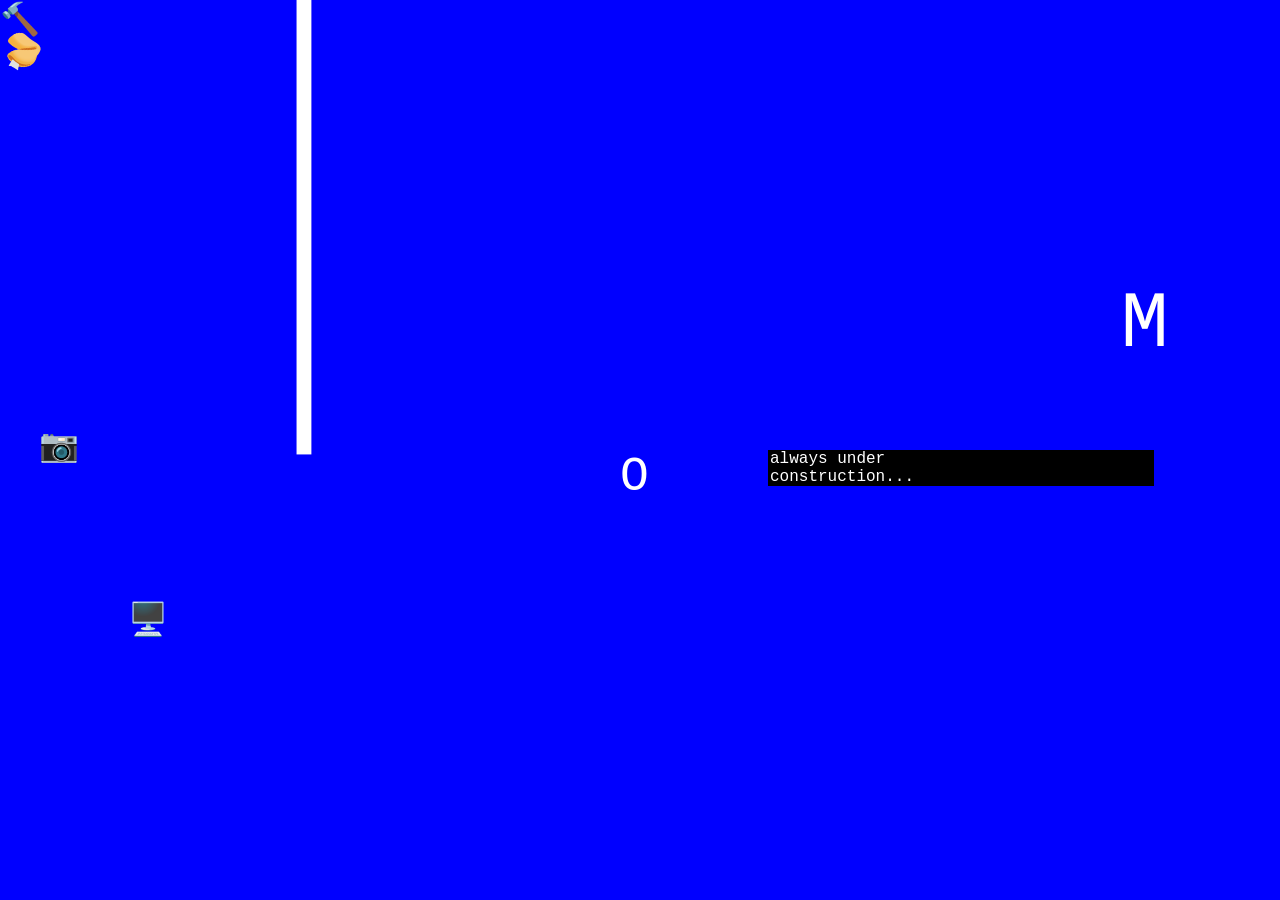
<file: index.html>
<!-- Hello ! friend ! -->

<!DOCTYPE html>
<html lang="en">
<head>
    <meta charset="UTF-8">
    <meta name="viewport" content="width=device-width, initial-scale=1.0">
    <link rel="stylesheet" href="styles/style.css"></link>
    <title>tom shinada</title>
    <!-- <script src="https://code.createjs.com/1.0.0/tweenjs.min.js"></script>
    <script src="https://code.createjs.com/1.0.0/createjs.min.js"></script> -->
    <!-- <script src="
https://cdn.jsdelivr.net/npm/tweenjs@1.0.2/lib/tweenjs.min.js
"></script> -->
</head>
<body>
    <div class="name_container">
        <a class="name" id = "t" href="bio.html">T</a>
        <p class="name" id="o">O</p>
        <p class="name" id="m">M</p>
    </div>
    <a class="icon" id = "camera" href="photos.html">
        <div class="icon-img" id="camera-img">📷</div>
    </a>
    <a class="icon" id="make" href="make.html">
    </a>
    <a class="icon" id="pc" href="works.html">
        <span class="icon-img" id="pc-img">🖥️</span>
    </a>
    <a class="icon" id="random" href="random.html">
        <p>🥠</p>
    </a>
    <p id="index-comment">always under<br>construction...</p>
    <!-- <a class="icon" id="flower" href="flower.html">
        <p>🌻</p>
    </a> -->
    <script src="index_motion_mouse.js" type="module"></script>
</body>
</html>
</file>
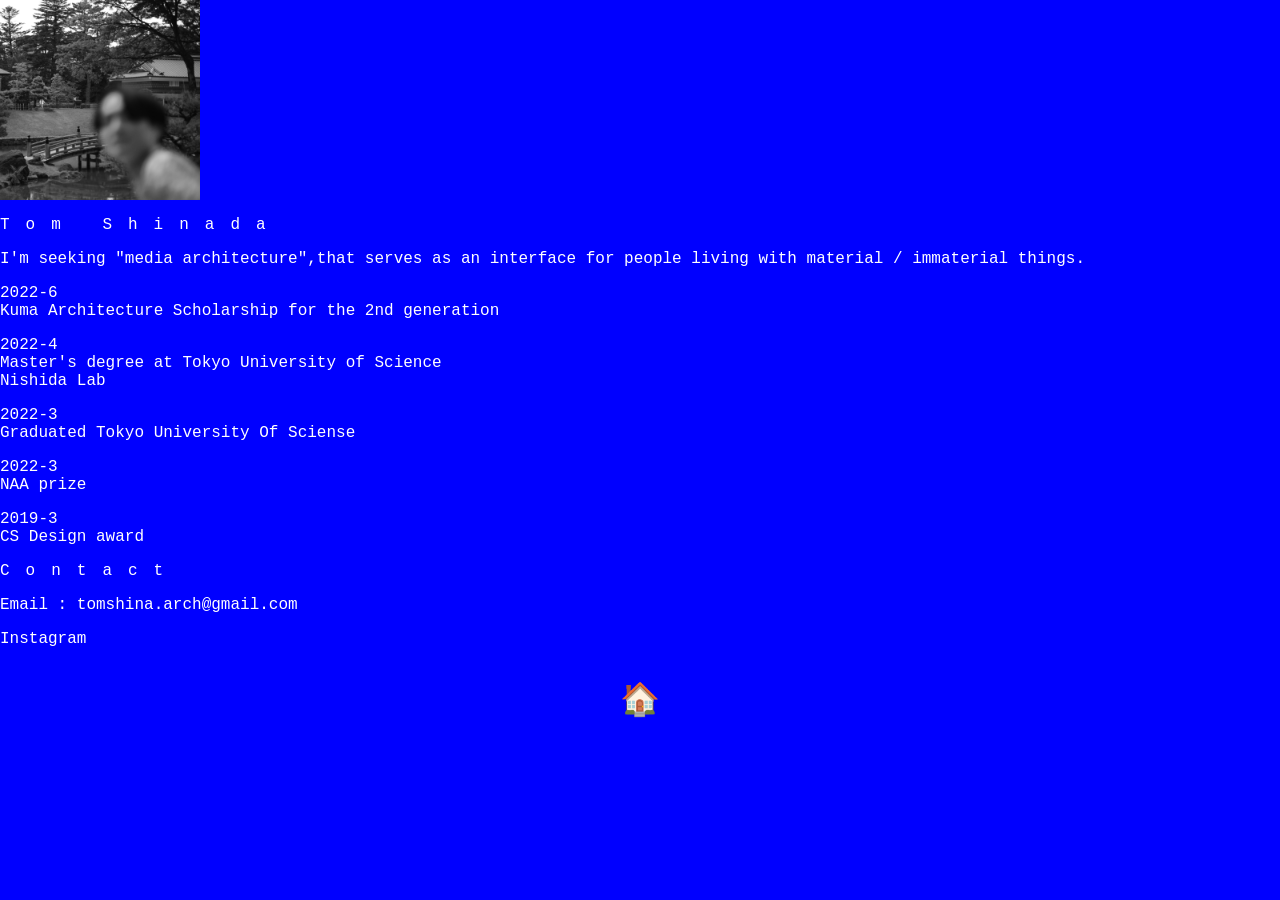
<file: bio.html>
<!DOCTYPE html>
<html lang="en">
<head>
    <meta charset="UTF-8">
    <meta name="viewport" content="width=device-width, initial-scale=1.0">
    <link rel="stylesheet" href="styles/style.css"></link>
    <title>bio</title>
</head>
<body>
    <div class="self_img">
        <img src="imgs/self4.jpeg">
    </div>

    <div class="bio_name">
        <p class="title">
            Tom Shinada
        </p>
    </div>
    <div class="history">
        <p>
            I'm seeking "media architecture",that serves as an interface for people living with material / immaterial things.
        </p>
    </div>
    <p>2022-6 <br>Kuma Architecture Scholarship for the 2nd generation</p>
                        <p>2022-4 <br>Master's degree at Tokyo University of Science <br>Nishida Lab</p>
                        <p>2022-3 <br>Graduated Tokyo University Of Sciense</p>
                        <p>2022-3 <br>NAA prize</p>
                        <p>2019-3 <br>CS Design award</p>
    <div class="contact">
        <p class="title">Contact<p>
        <p>Email : tomshina.arch@gmail.com</p>
        <a href="https://www.instagram.com/tom_shinada/">Instagram</a>
    </div>
    <!-- <a class="icon" id = "camera" href="works.html">
        <span class="icon-img" id="camera-img">📷</span>
    </a>
    <a class="icon" id="pc">
    </a>
    <a class="icon" id="make" href="make.html">
    </a>
    <a class="icon" id="random" href="random.html">
        <p>🥠</p>
    </a> -->
    <a class="home" href="index.html">
        <p>🏠</p>
    </a>
    <script src="index_motion_mouse.js" type="module"></script>
</body>
</html>
</file>
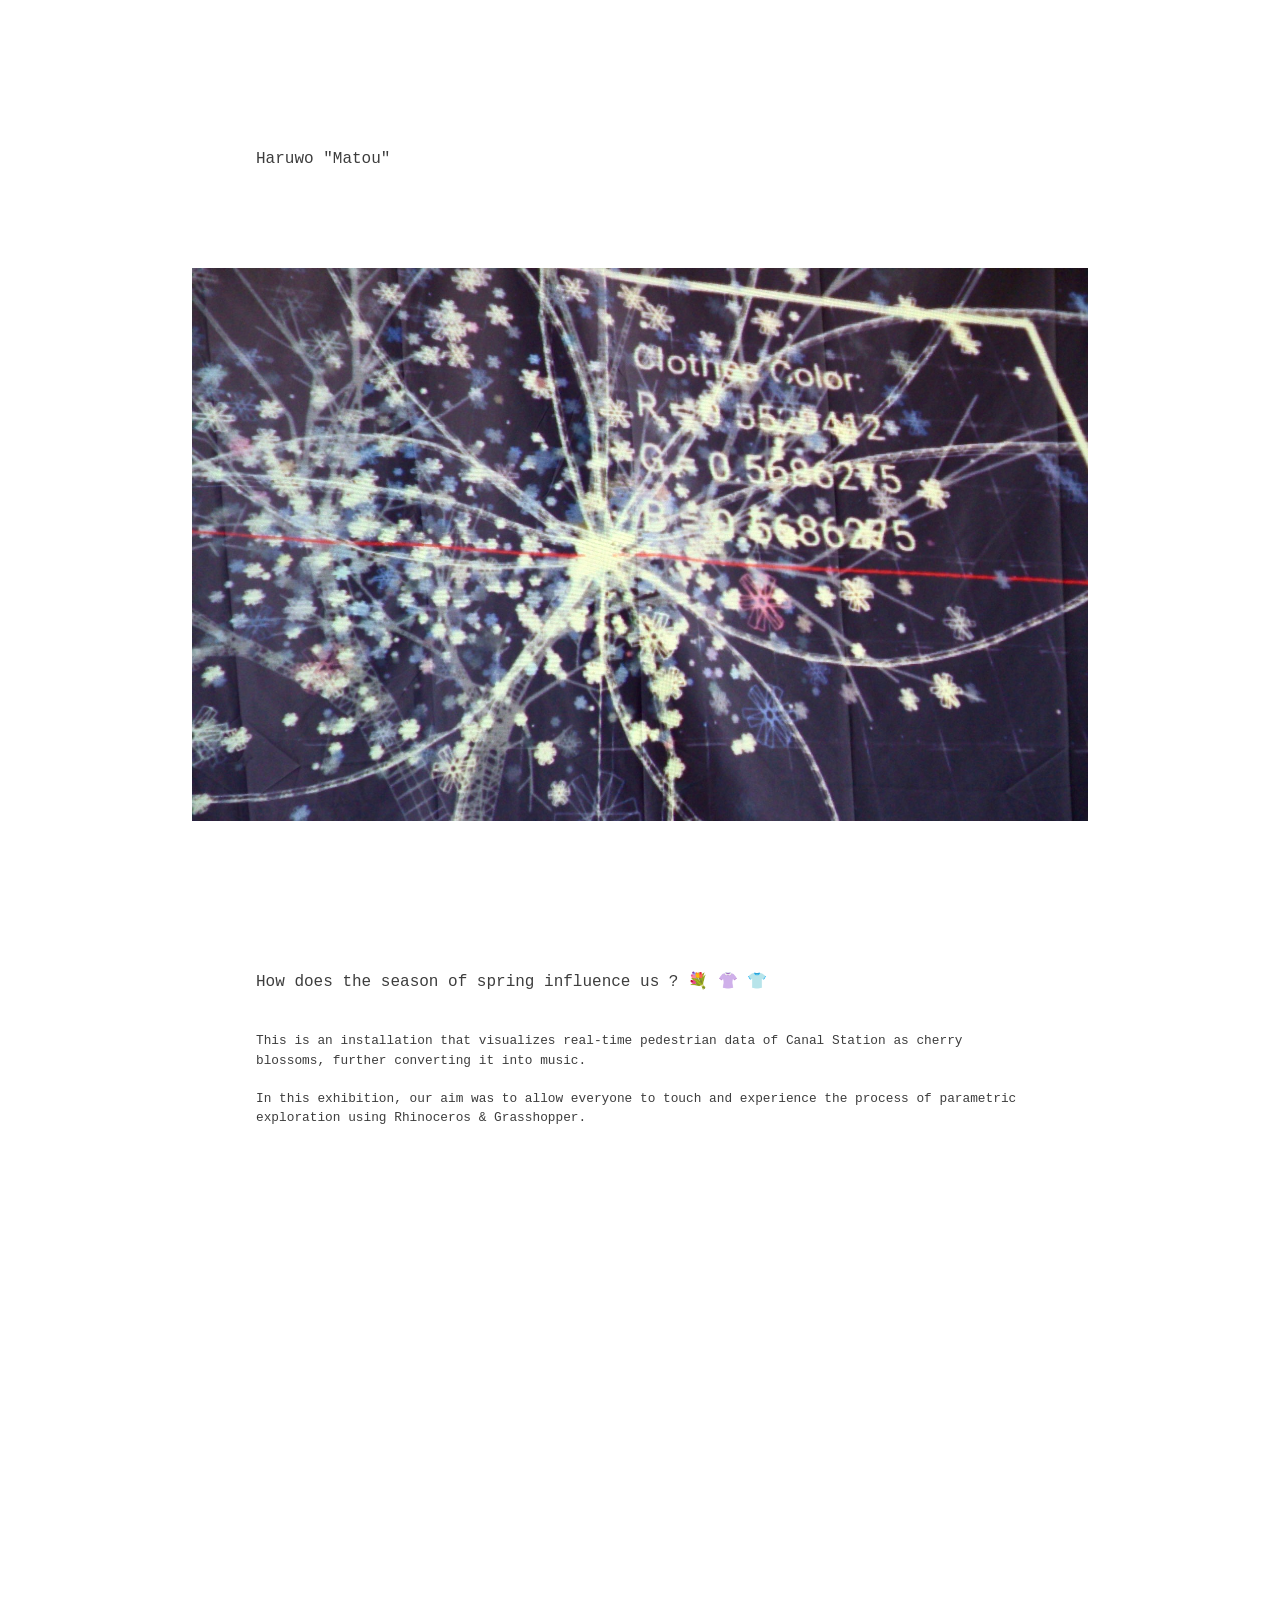
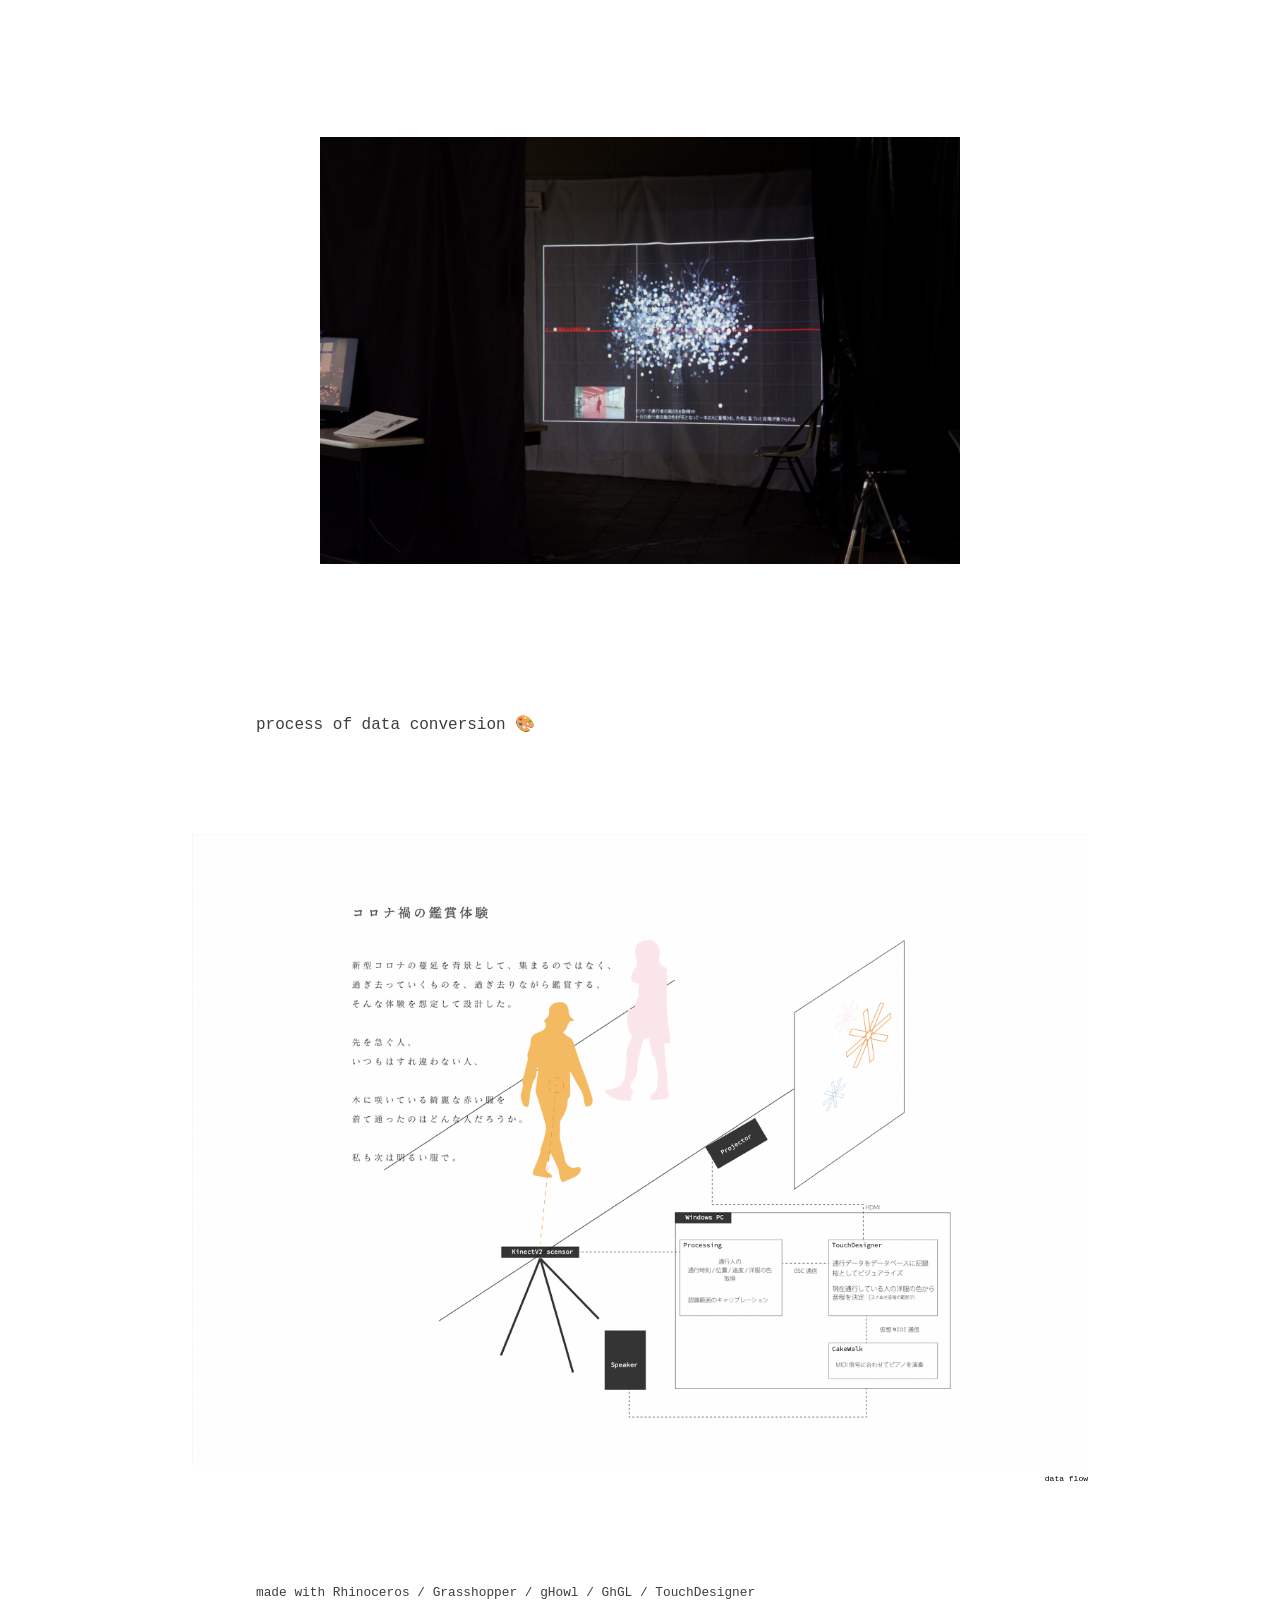
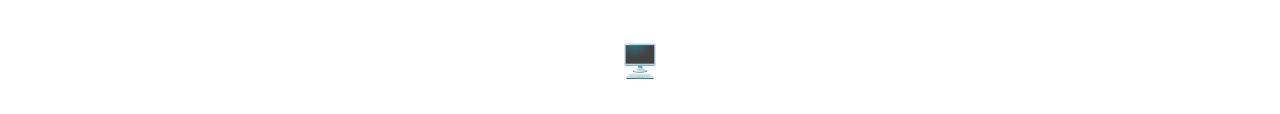
<file: haru.html>
<!DOCTYPE html>
<html lang="en">
<head>
    <meta charset="UTF-8">
    <meta name="viewport" content="width=device-width, initial-scale=1.0">
    <link rel="stylesheet" href="../styles/style.css"></link>
    <title>haruwo matou</title>
</head>
<body class="bg_white align_center">
    <div class="work-container">
        <p class="work-name">Haruwo "Matou"</p>
        <div class="work-picture-large">
            <img src="../imgs/works/haruwomatou_first.png">
            <p class="work-picture-caption"></p>
        </div>

        <p class="work-name">How does the season of spring influence us ? 💐 👚 👕</p>
        <P class="work-text">
            This is an installation that visualizes real-time pedestrian data of Canal Station as cherry blossoms, further converting it into music.
            <br>
            <br>In this exhibition, our aim was to allow everyone to touch and experience the process of parametric exploration using Rhinoceros & Grasshopper.
        </P>
        <!-- <P class="work-text ja">
            Rhinocerosはプロダクトデザインや建築の分野で主にモデリングソフトとして用いられているソフトウェアです。パラメトリックデザインがプロシージャルに組めるGrasshopperという機能もあり私自身建築学科で愛用しています。
            <br><br>この展示では、そんなRhinoceros&Grasshopperでパラメトリックな検討を行う過程を、すべての人に触れてもらい、体験してもらうことを目指しました。
        </P> -->
        <div class="movie">
            <iframe width="560" height="315" src="https://www.youtube.com/embed/jmJ8JSb1ydg" title="YouTube video player" frameborder="0" allow="accelerometer; autoplay; clipboard-write; encrypted-media; gyroscope; picture-in-picture" allowfullscreen></iframe>
        </div>
        <div class="work-picture">
            <img src="../imgs/works/haruwomatou_second.png">
            <!-- <p class="work-picture-caption">screen capture of interactive plan drawing</p> -->
        </div>
        
        <p class="work-name">process of data conversion 🎨</p>
        <P class="work-text">
        </P>
        <div class="work-picture-large">
            <img src="../imgs/works/haruwomatou_3.png">
            <p class="work-picture-caption">data flow</p>
        </div>
        <P class="work-text">made with Rhinoceros / Grasshopper / gHowl / GhGL / TouchDesigner</P>
        <a class="home" href="../works.html">
            <p>🖥️</p>
        </a>
    </div>
</body>
</html>
</file>
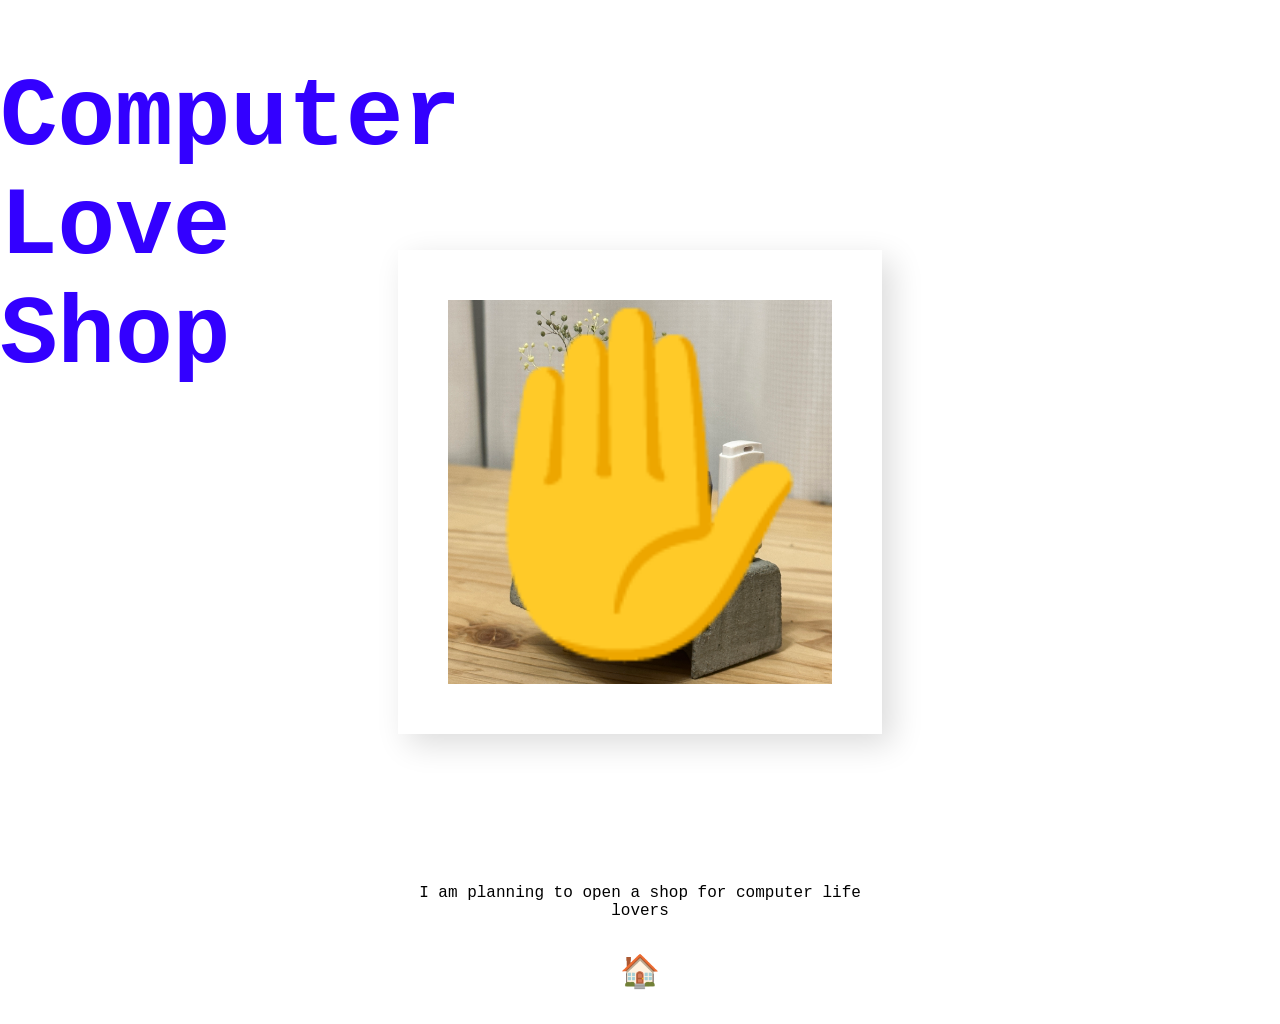
<file: make.html>
<!DOCTYPE html>
<html lang="en">
<head>
    <meta charset="UTF-8">
    <meta name="viewport" content="width=device-width, initial-scale=1.0">
    <link rel="stylesheet" href="styles/style.css"></link>
    <link rel="stylesheet" href="styles/shop.css"></link>
    <title>crafts</title>
</head>
<body class="bg_white align-center">
        <h1 class="shop-title">Computer<br>Love<br>Shop</h1>
        <div class="products">
            <!-- <div class="product-container">
                <img src="imgs/products/usb_doc_1.jpeg">
            </div> -->
            <div class="product-container">
                <img src="imgs/products/usb_doc_3.jpeg">
                <!-- <p>MEMORIES PARK</p> -->
                <p>✋</p>
            </div>
            <p class="shop-comingsoon">I am planning to open a shop for computer life lovers</p>
            <a class="home" href="index.html">
                <p>🏠</p>
            </a>
    </div>
</body>
</html>
</file>
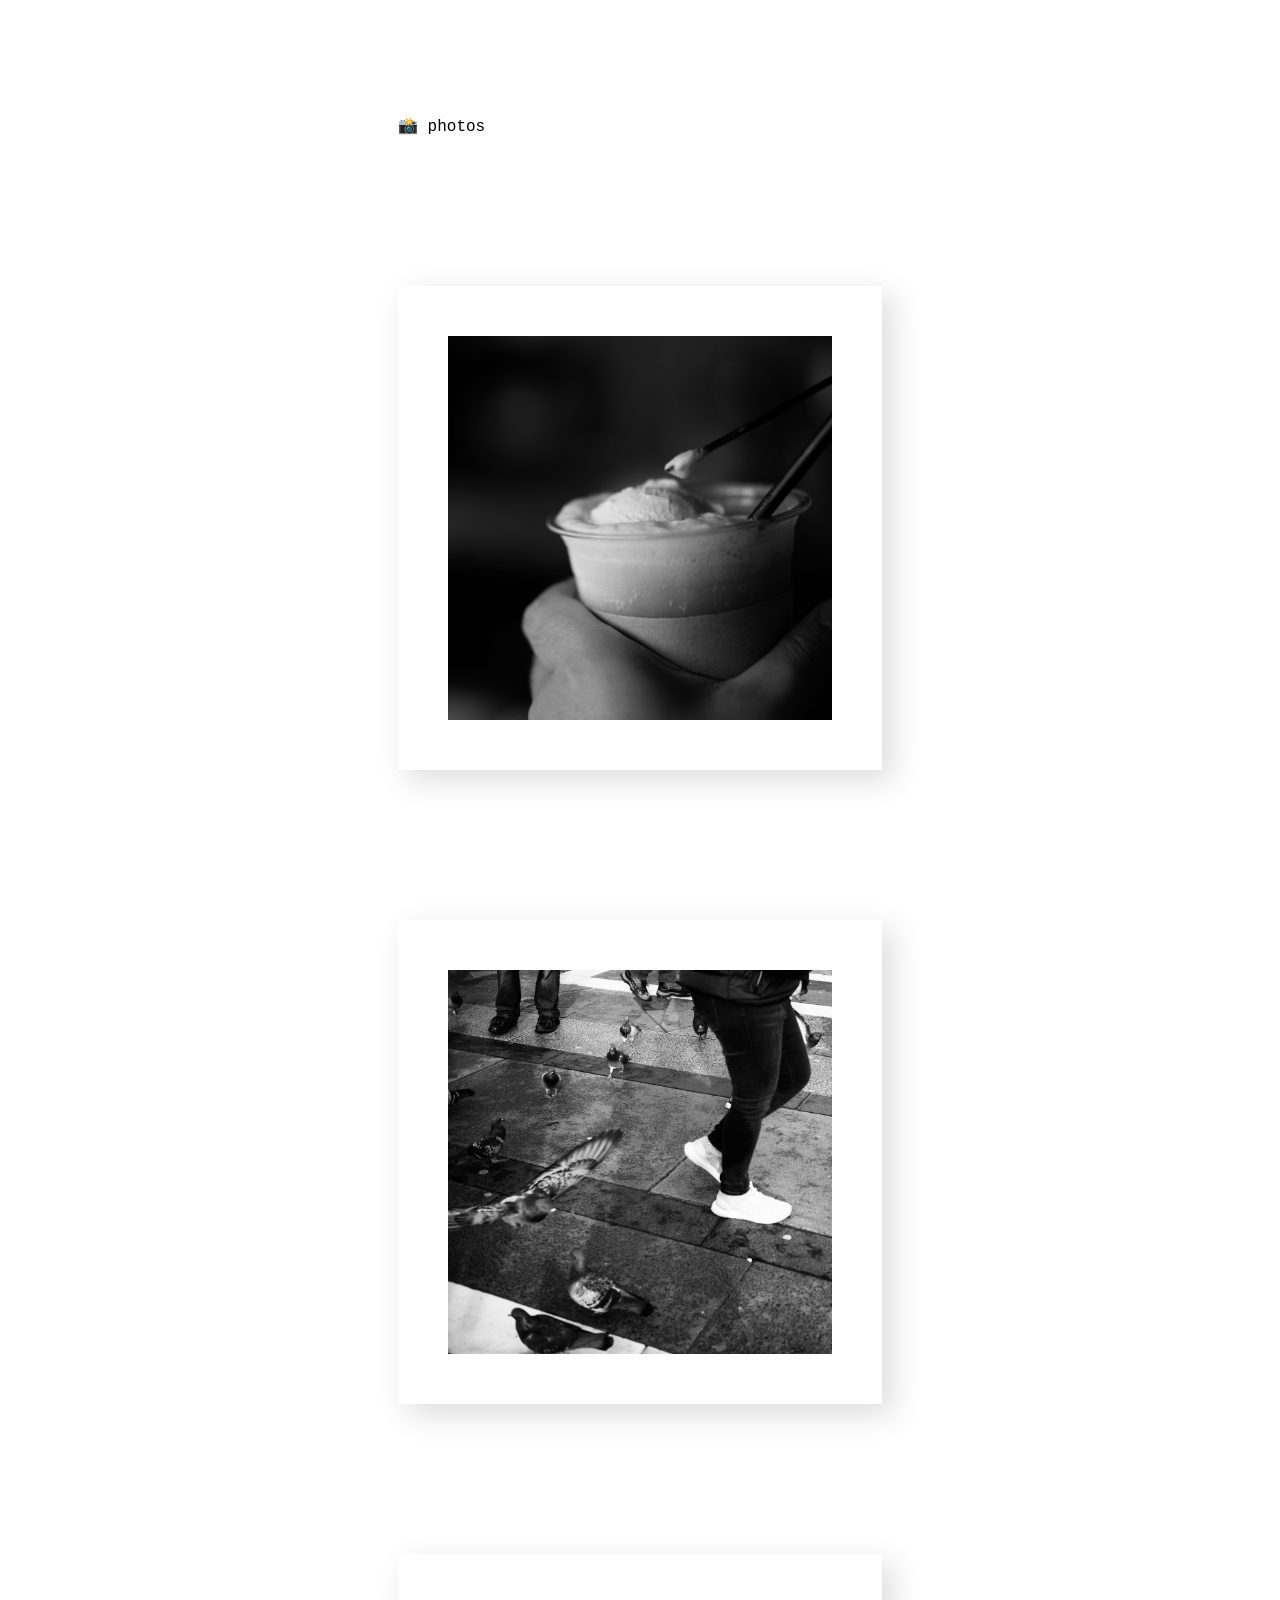
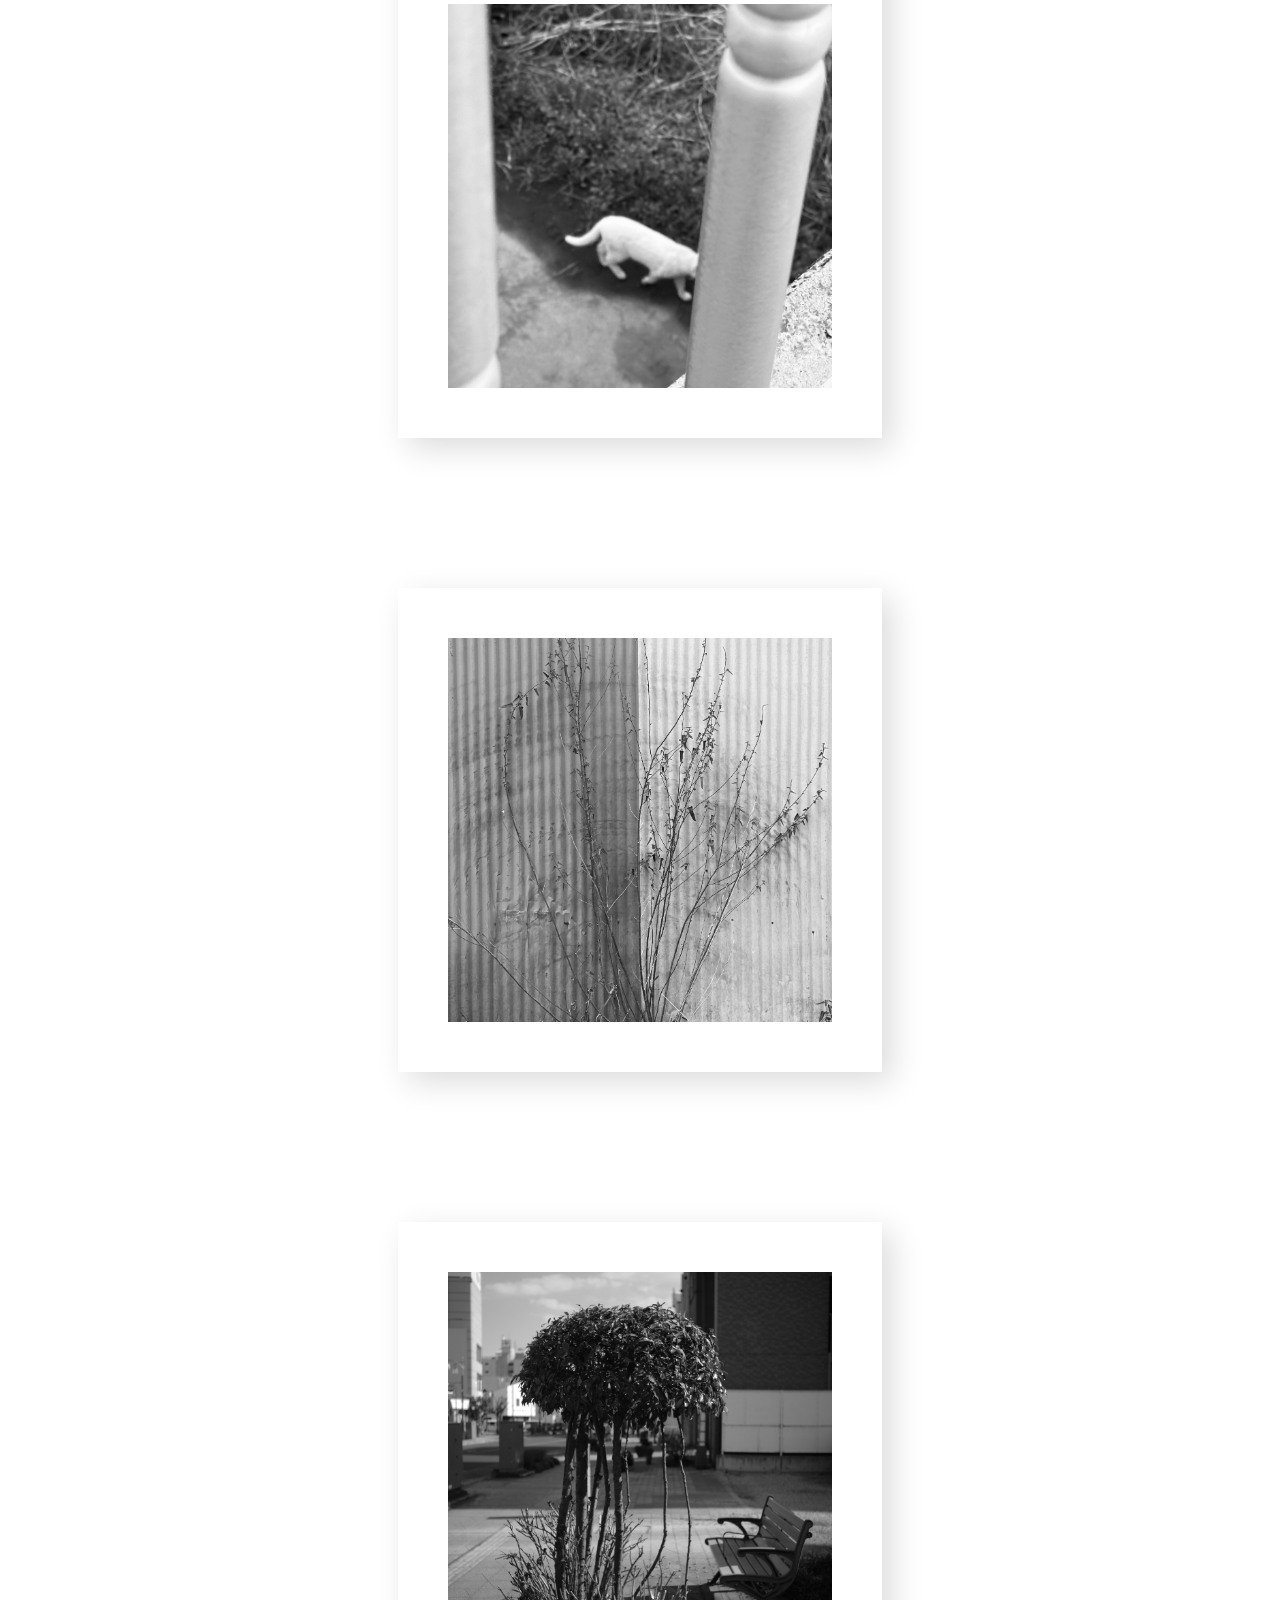
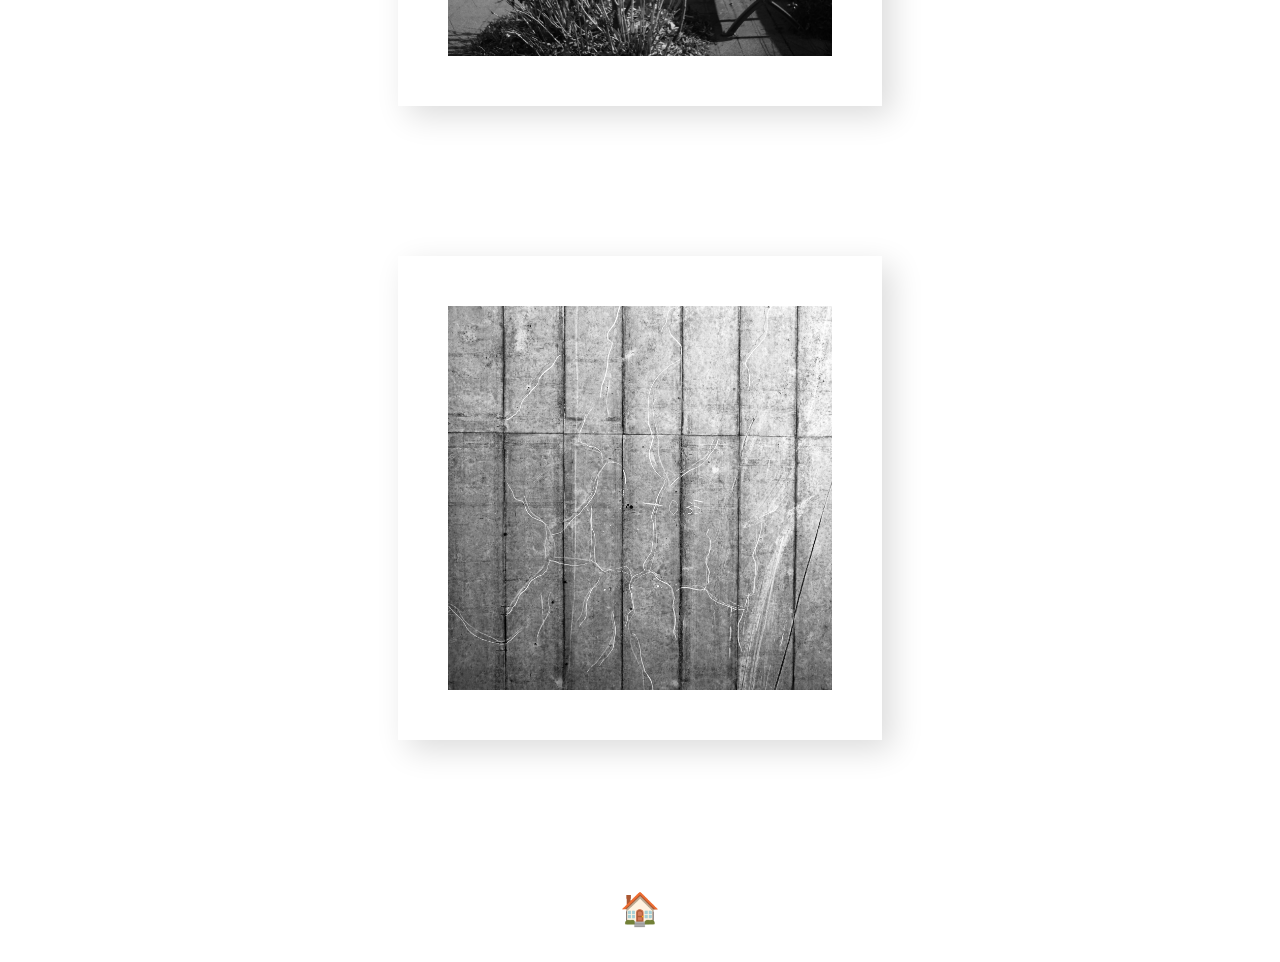
<file: photos.html>
<!DOCTYPE html>
<html lang="en">
<head>
    <meta charset="UTF-8">
    <meta name="viewport" content="width=device-width, initial-scale=1.0">
    <link rel="stylesheet" href="styles/style.css"></link>
    <title>photos</title>
</head>
<body class="bg_white align_center">
    <div class="photos">
        <p class="page_title black">📸 photos</p>
        <div class="photo">
            <img src="imgs/photos/creamsoda.jpeg">
        </div>
        <div class="photo">
            <img src="imgs/photos/doves.jpg">
        </div>
        <div class="photo">
            <img src="imgs/photos/IMG_1559.jpg">
        </div>
        <div class="photo">
            <img src="imgs/photos/IMG_1561.jpg">
        </div>
        <div class="photo">
            <img src="imgs/photos/tree.jpg">
        </div>
        <div class="photo">
            <img src="imgs/photos/IMG_1550.jpg">
        </div>
        <a class="home" href="index.html">
            <p>🏠</p>
        </a>
    </div>
</body>
</html>
</file>
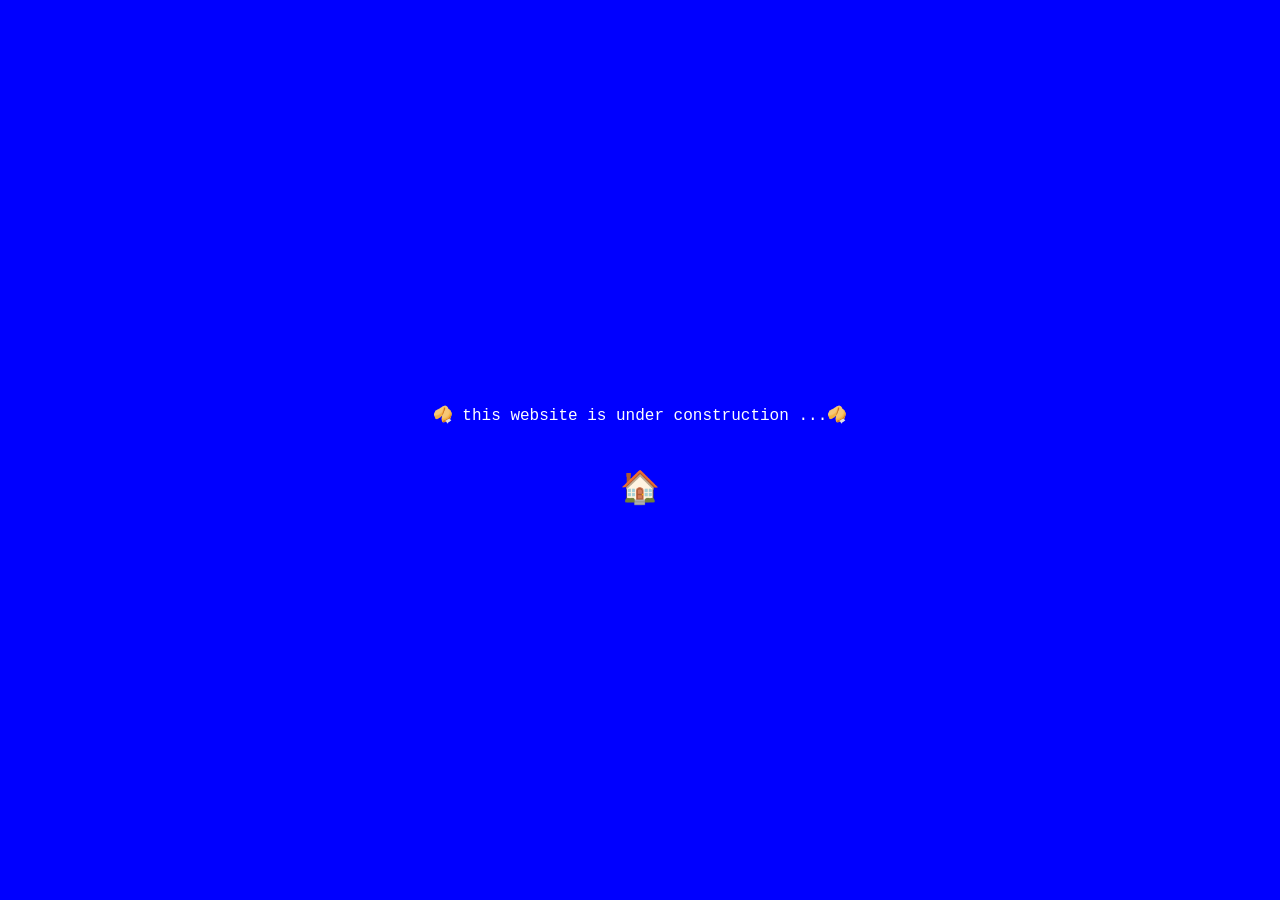
<file: random.html>
<!DOCTYPE html>
<html lang="en">
<head>
    <meta charset="UTF-8">
    <meta name="viewport" content="width=device-width, initial-scale=1.0">
    <link rel="stylesheet" href="styles/style.css"></link>
    <title>fotrune cookie</title>
</head>
<body class="bg_blue">
    <div class="fixed_page">
        <p id="saying">🥠 this website is under construction ...🥠</p>
        <div class="footer">
            <a class="home" href="index.html">
                <p>🏠</p>
            </a>
        </div>
    </div>
</body>
</html>
</file>
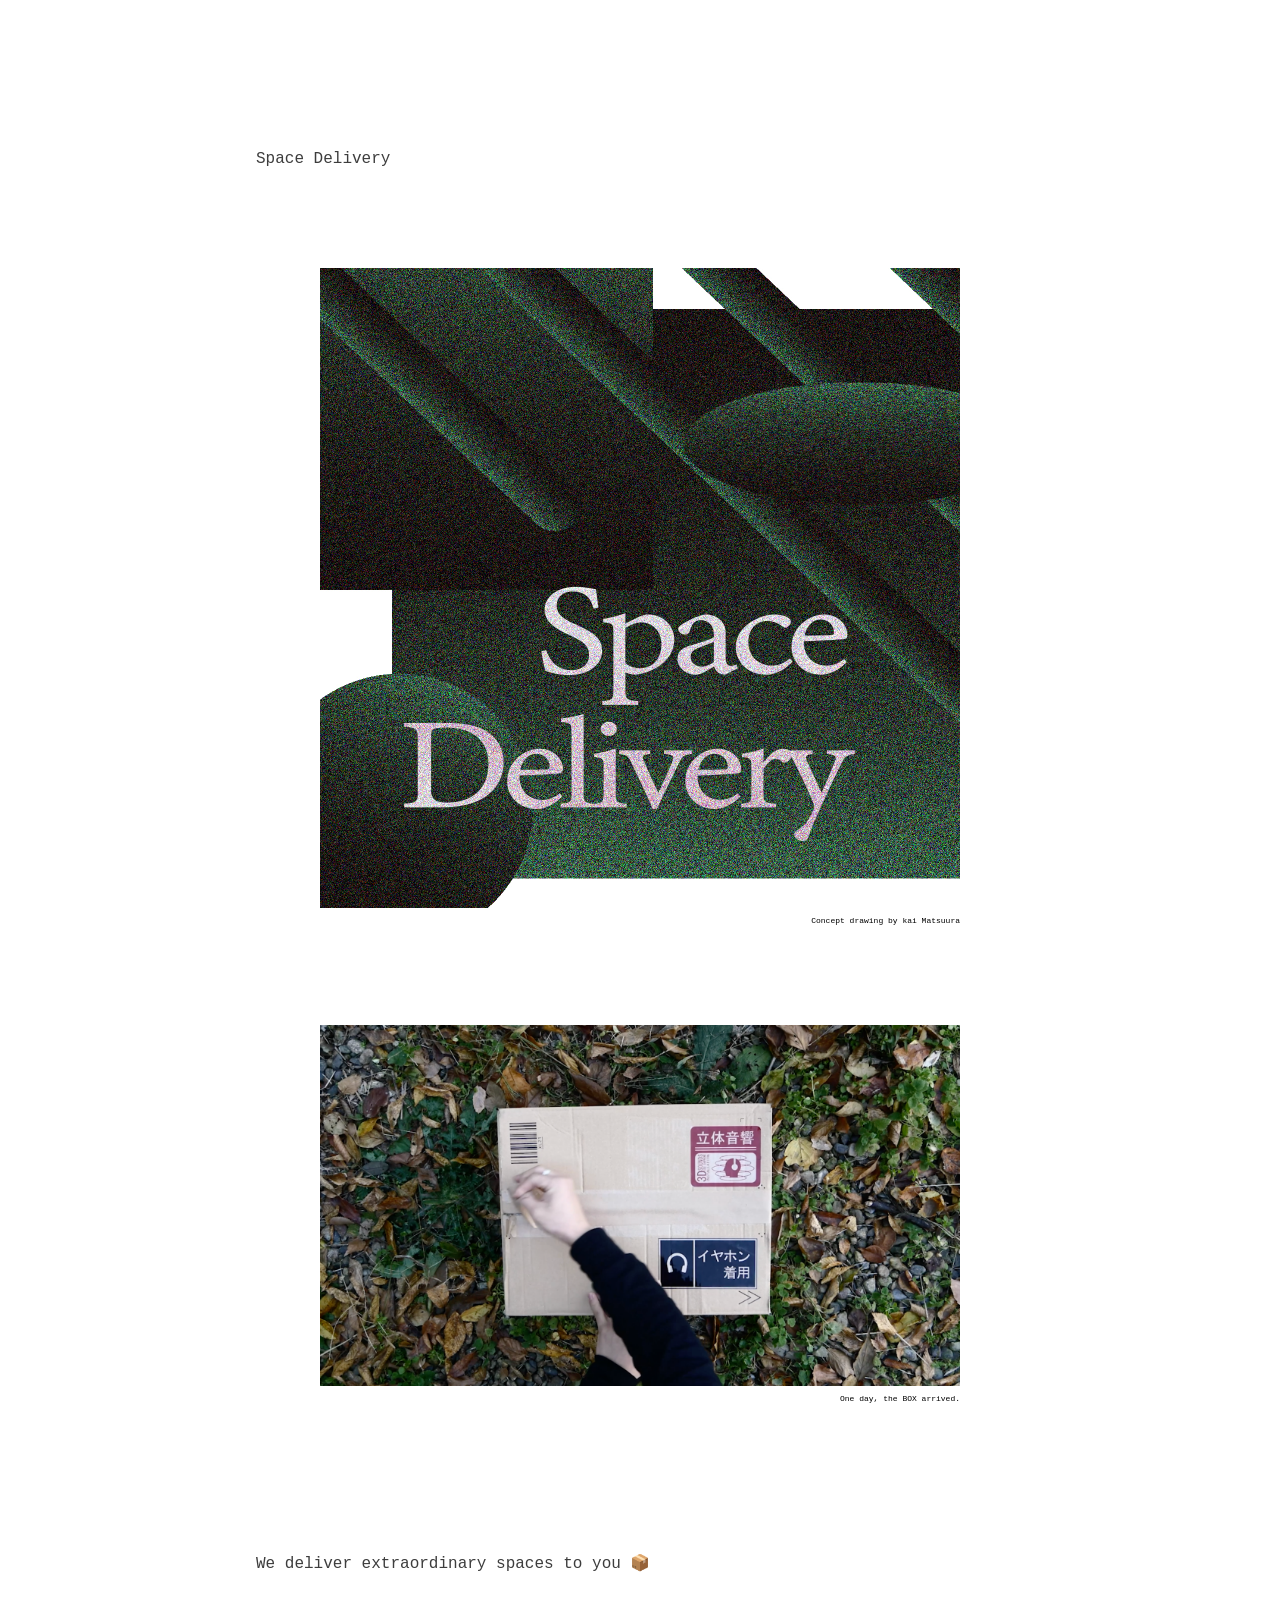
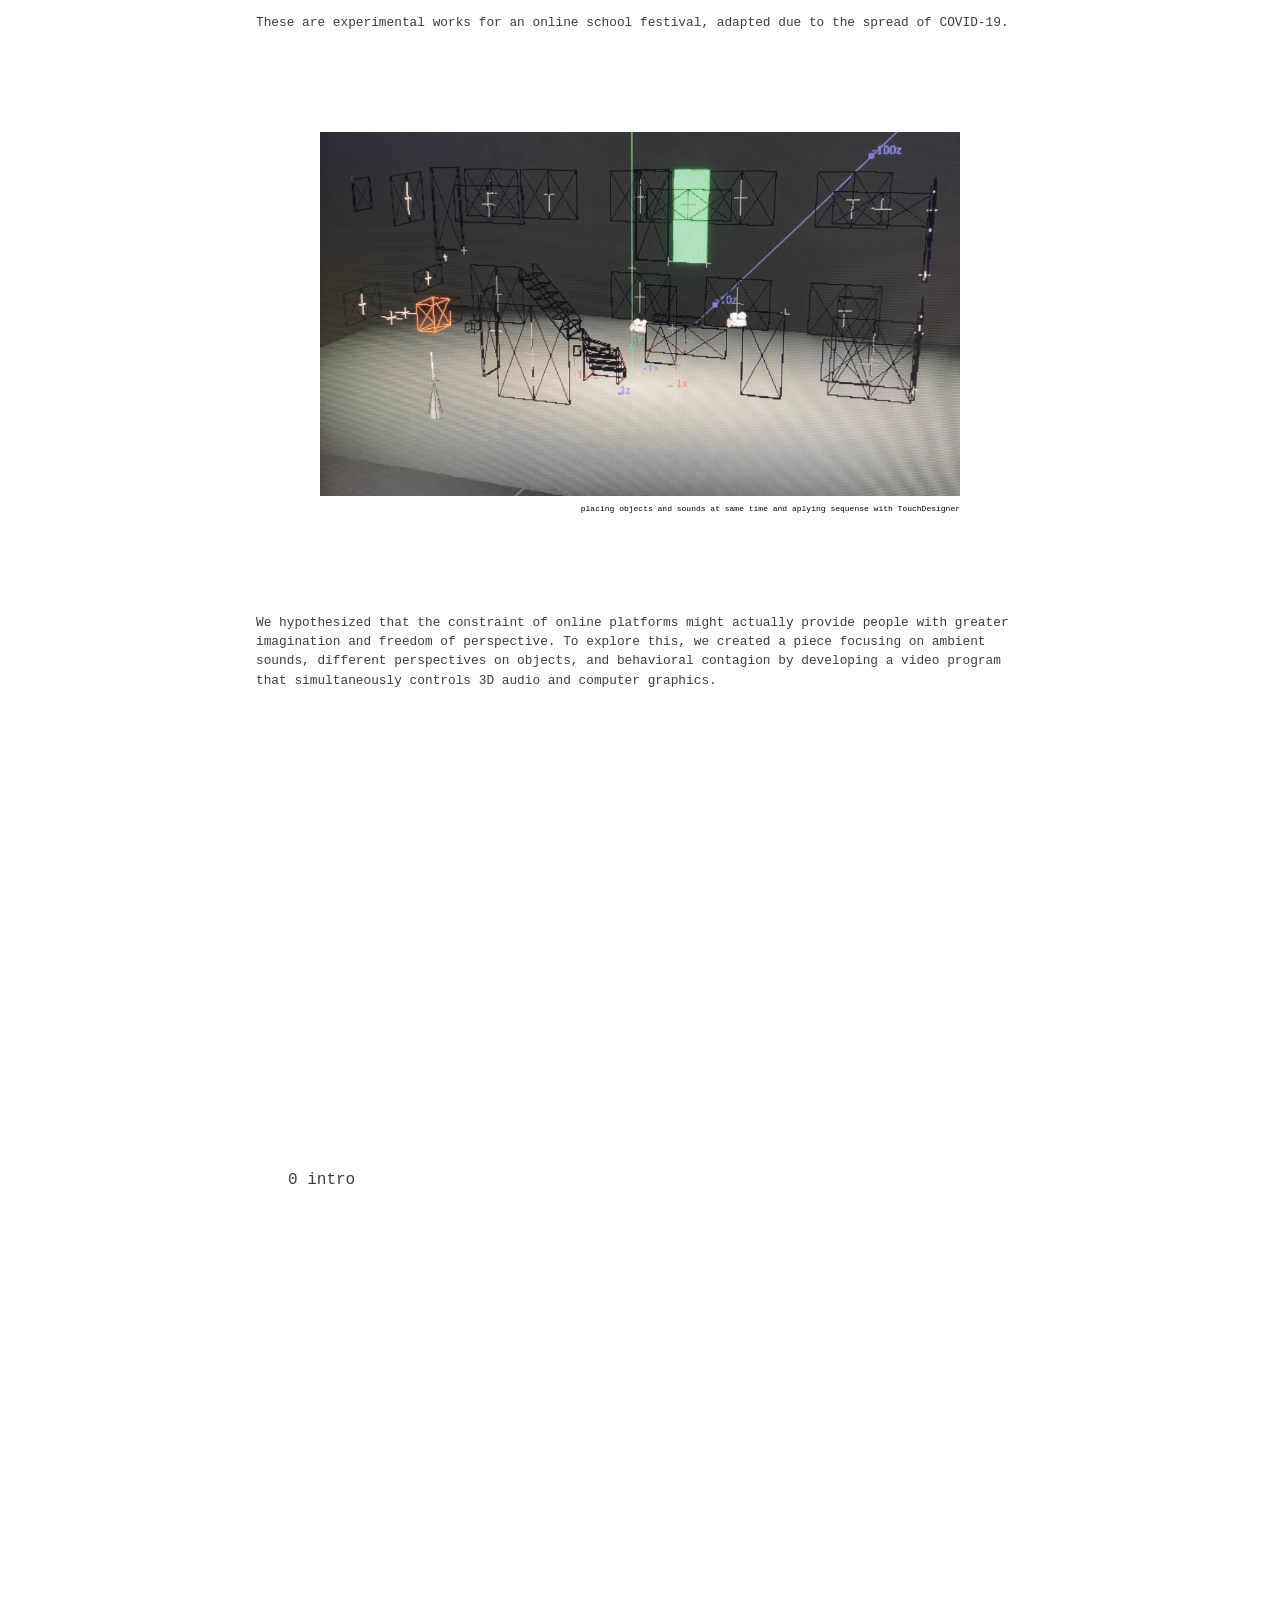
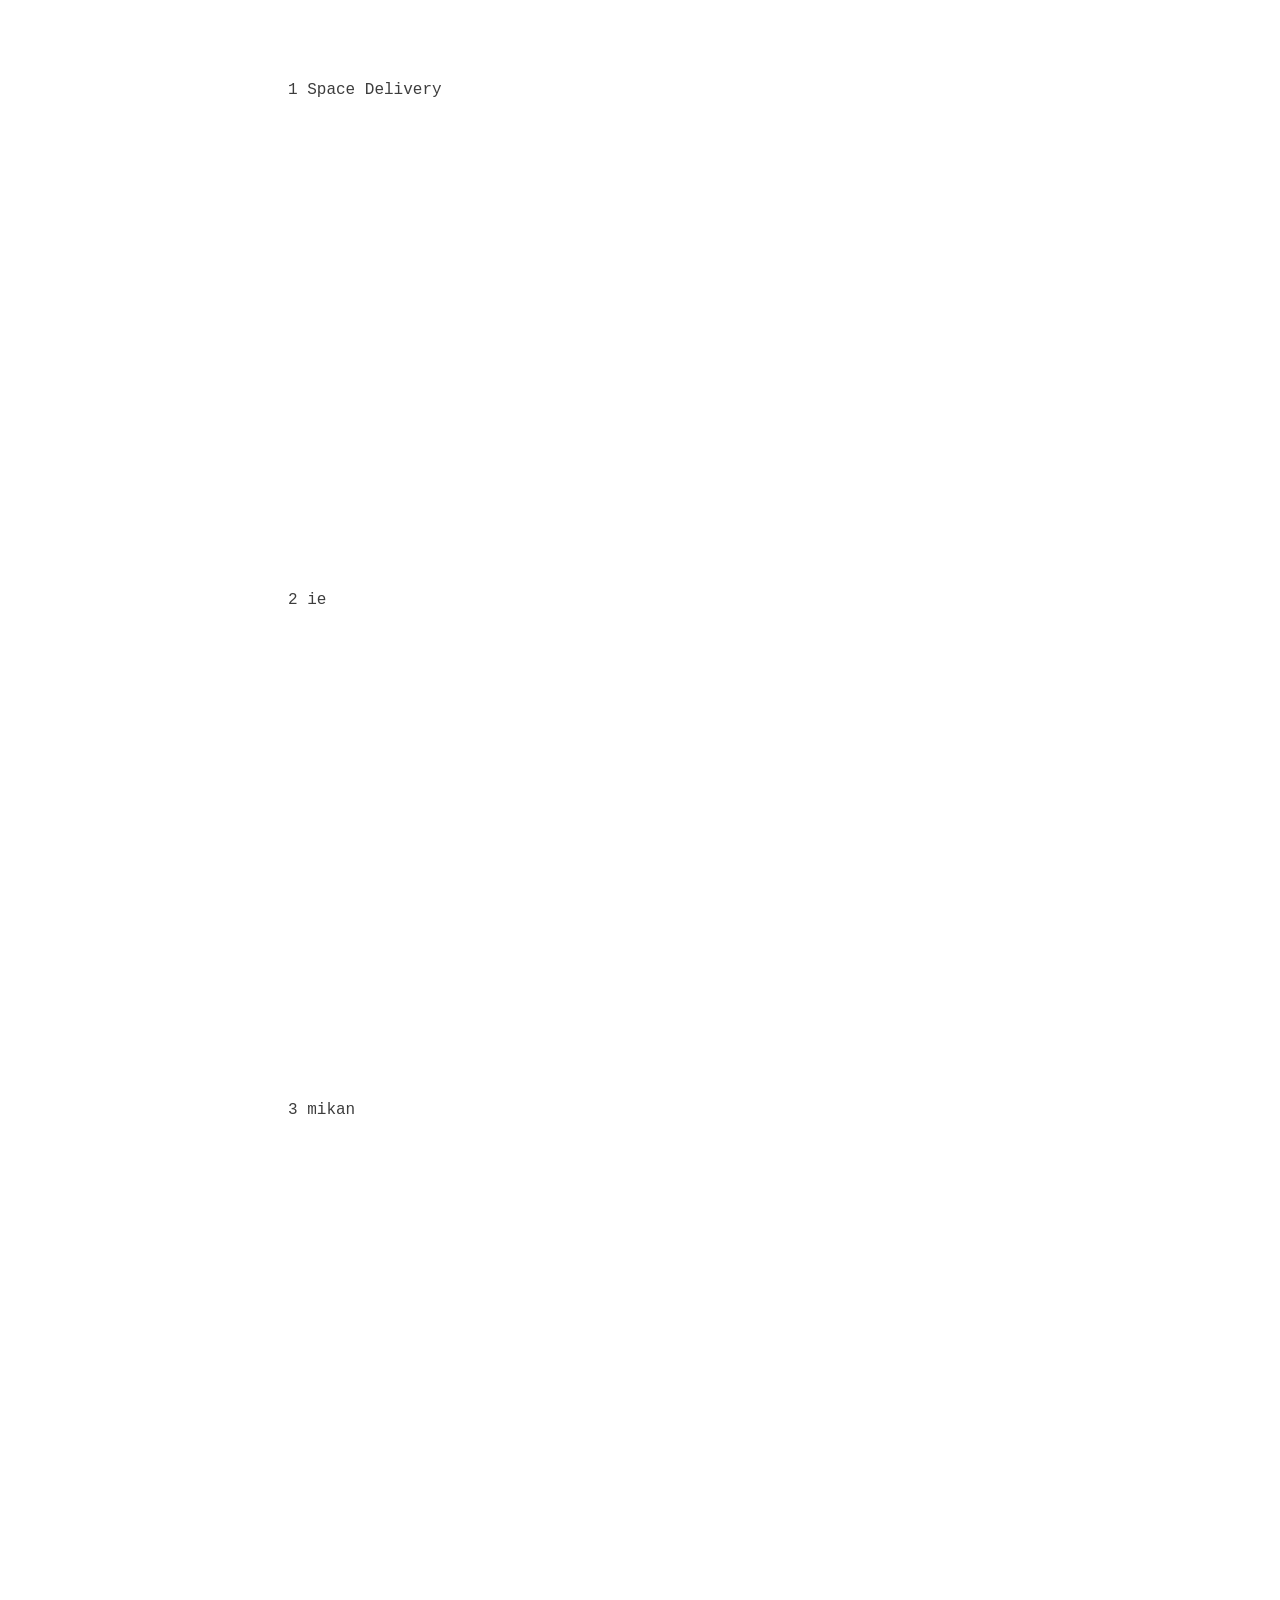
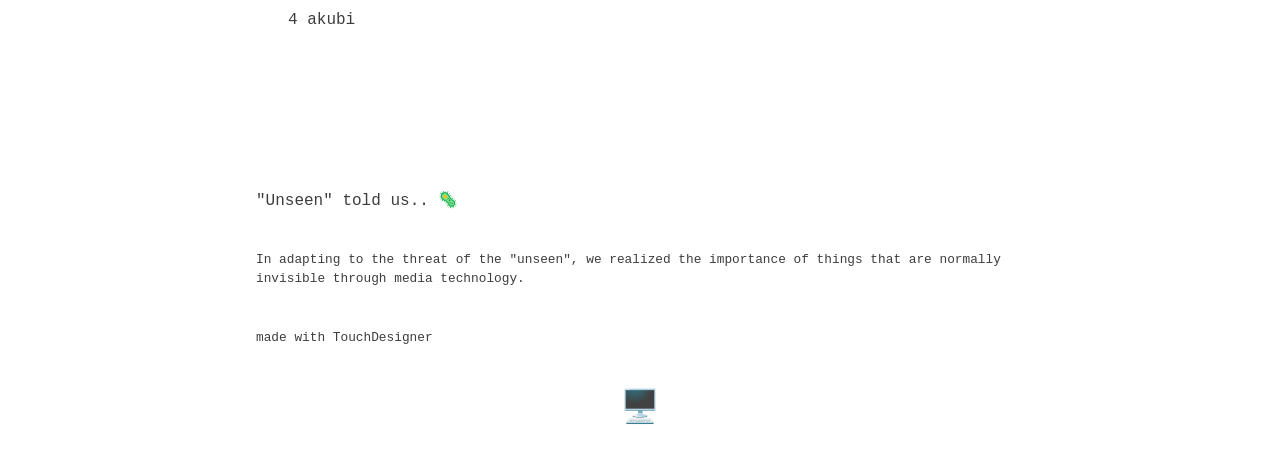
<file: works/space_delivery.html>
<!DOCTYPE html>
<html lang="en">
<head>
    <meta charset="UTF-8">
    <meta name="viewport" content="width=device-width, initial-scale=1.0">
    <link rel="stylesheet" href="../styles/style.css"></link>
    <title>Space Delivery</title>
</head>
<body class="bg_white align_center">
    <div class="work-container">
        <p class="work-name">Space Delivery</p>
        <div class="work-picture">
            <img src="../imgs/works/space_1.jpg">
            <p class="work-picture-caption">Concept drawing by kai Matsuura</p>
        </div>
        <div class="work-picture">
            <img src="../imgs/works/spacedelivery_top.png">
            <p class="work-picture-caption">One day, the BOX arrived.</p>
        </div>
        <p class="work-name">We deliver extraordinary spaces to you 📦 </p>
        <P class="work-text">
            These are experimental works for an online school festival, adapted due to the spread of COVID-19.
        </p>
        <div class="work-picture">
            <img src="../imgs/works/space_screen.jpg">
            <p class="work-picture-caption"> placing objects and sounds at same time and aplying sequense with TouchDesigner</p>
        </div>

            <p class="work-text">
            We hypothesized that the constraint of online platforms might actually provide people with greater imagination and freedom of perspective. To explore this, we created a piece focusing on ambient sounds, different perspectives on objects, and behavioral contagion by developing a video program that simultaneously controls 3D audio and computer graphics.
        </P>
        <!-- <P class="work-text ja">
            Rhinocerosはプロダクトデザインや建築の分野で主にモデリングソフトとして用いられているソフトウェアです。パラメトリックデザインがプロシージャルに組めるGrasshopperという機能もあり私自身建築学科で愛用しています。
            <br><br>この展示では、そんなRhinoceros&Grasshopperでパラメトリックな検討を行う過程を、すべての人に触れてもらい、体験してもらうことを目指しました。
        </P> -->
        <div class="movie">
            <iframe width="560" height="315" src="https://www.youtube.com/embed/YsoEoWdERT8" title="YouTube video player" frameborder="0" allow="accelerometer; autoplay; clipboard-write; encrypted-media; gyroscope; picture-in-picture" allowfullscreen></iframe>
            <p>0 intro</p>
        </div>
        <div class="movie">
            <iframe width="560" height="315" src="https://www.youtube.com/embed/LdELU8NO314" title="YouTube video player" frameborder="0" allow="accelerometer; autoplay; clipboard-write; encrypted-media; gyroscope; picture-in-picture" allowfullscreen></iframe>
            <p>1 Space Delivery</p>
        </div>
        <div class="movie">
            <iframe width="560" height="315" src="https://www.youtube.com/embed/RdcOlYjLiVk" title="YouTube video player" frameborder="0" allow="accelerometer; autoplay; clipboard-write; encrypted-media; gyroscope; picture-in-picture" allowfullscreen></iframe>
            <p>2 ie</p>
        </div>
        <div class="movie">
            <iframe width="560" height="315" src="https://www.youtube.com/embed/Td_9Ip-Tavw" title="YouTube video player" frameborder="0" allow="accelerometer; autoplay; clipboard-write; encrypted-media; gyroscope; picture-in-picture" allowfullscreen></iframe>
            <p>3 mikan</p>
        </div>
        <div class="movie">
            <iframe width="560" height="315" src="https://www.youtube.com/embed/TSpflcrJ9Zw" title="YouTube video player" frameborder="0" allow="accelerometer; autoplay; clipboard-write; encrypted-media; gyroscope; picture-in-picture" allowfullscreen></iframe>
            <p>4 akubi</p>
        </div>
        <p class="work-name">"Unseen" told us.. 🦠</p>
        <P class="work-text">
            In adapting to the threat of the "unseen", we realized the importance of things that are normally invisible through media technology.
        </P>
        <P class="work-text">made with TouchDesigner</P>
        <a class="home" href="../works.html">
            <p>🖥️</p>
        </a>
    </div>
</body>
</html>
</file>
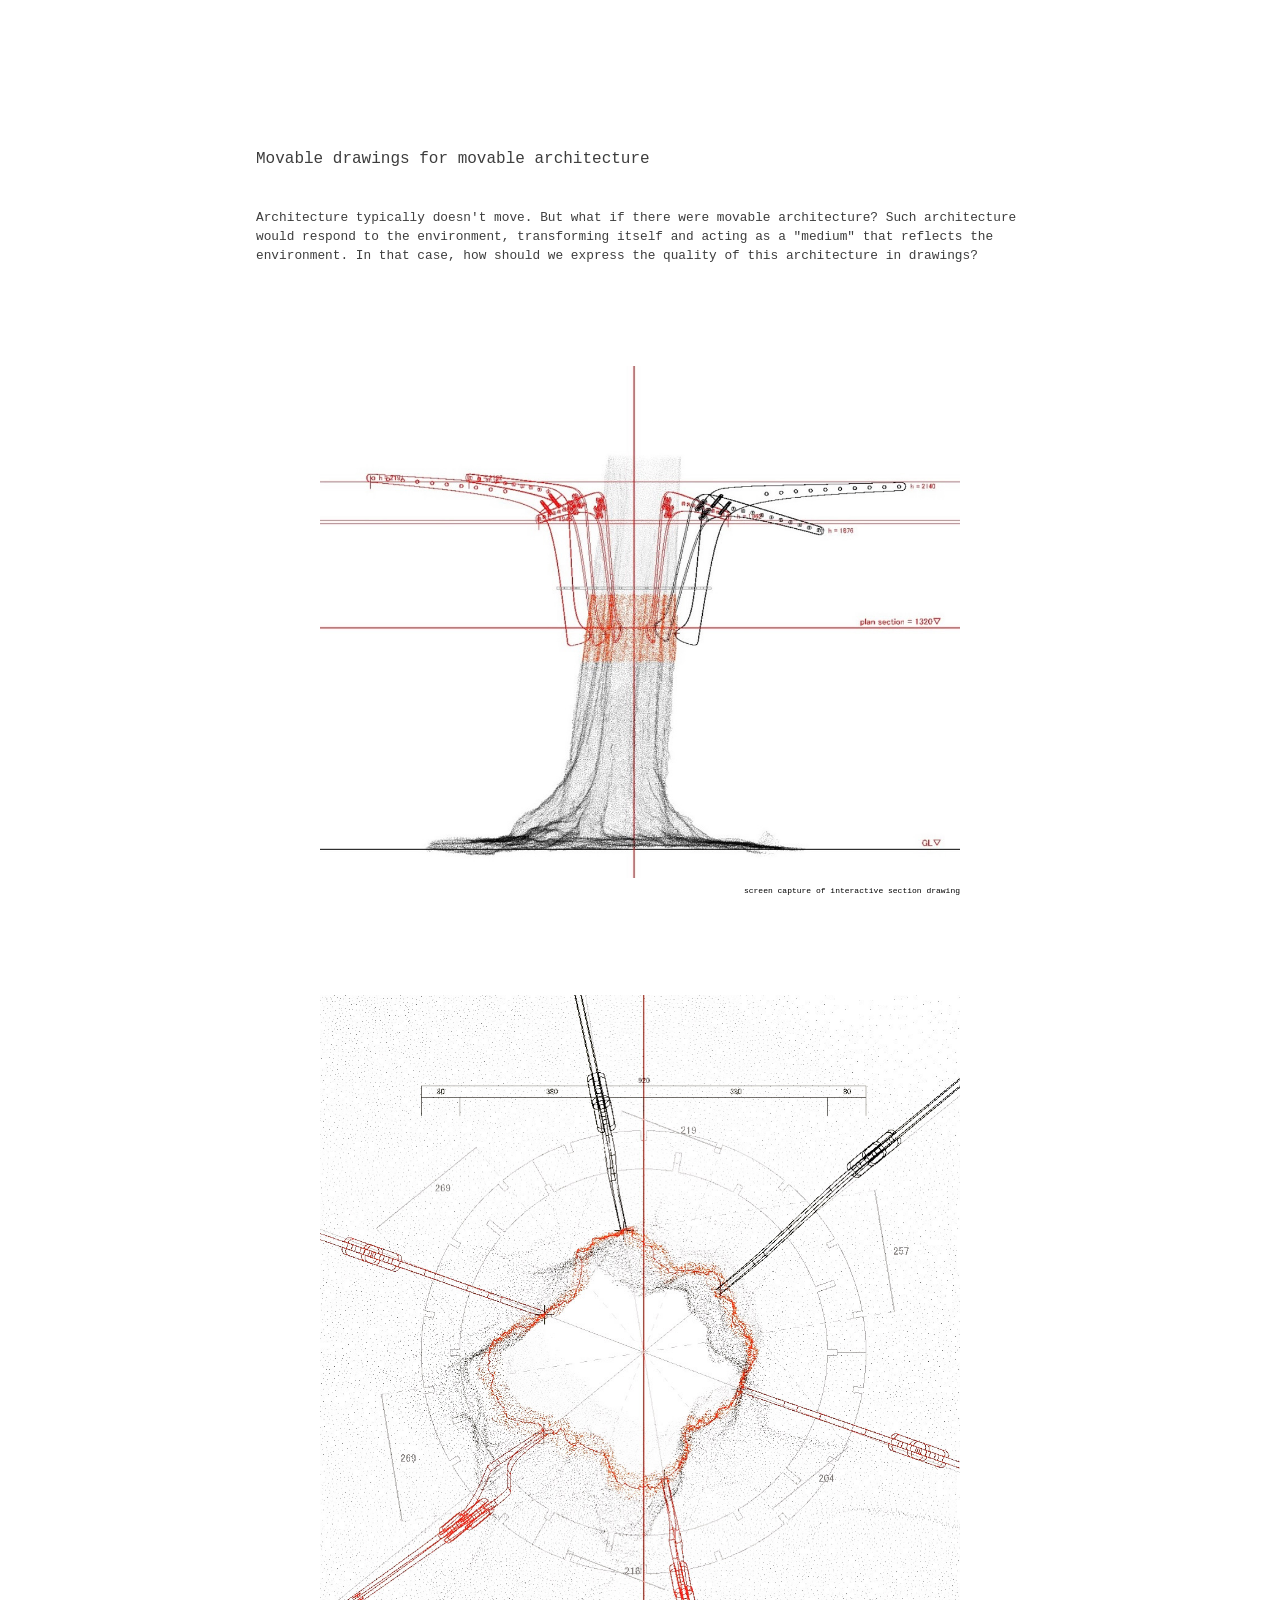
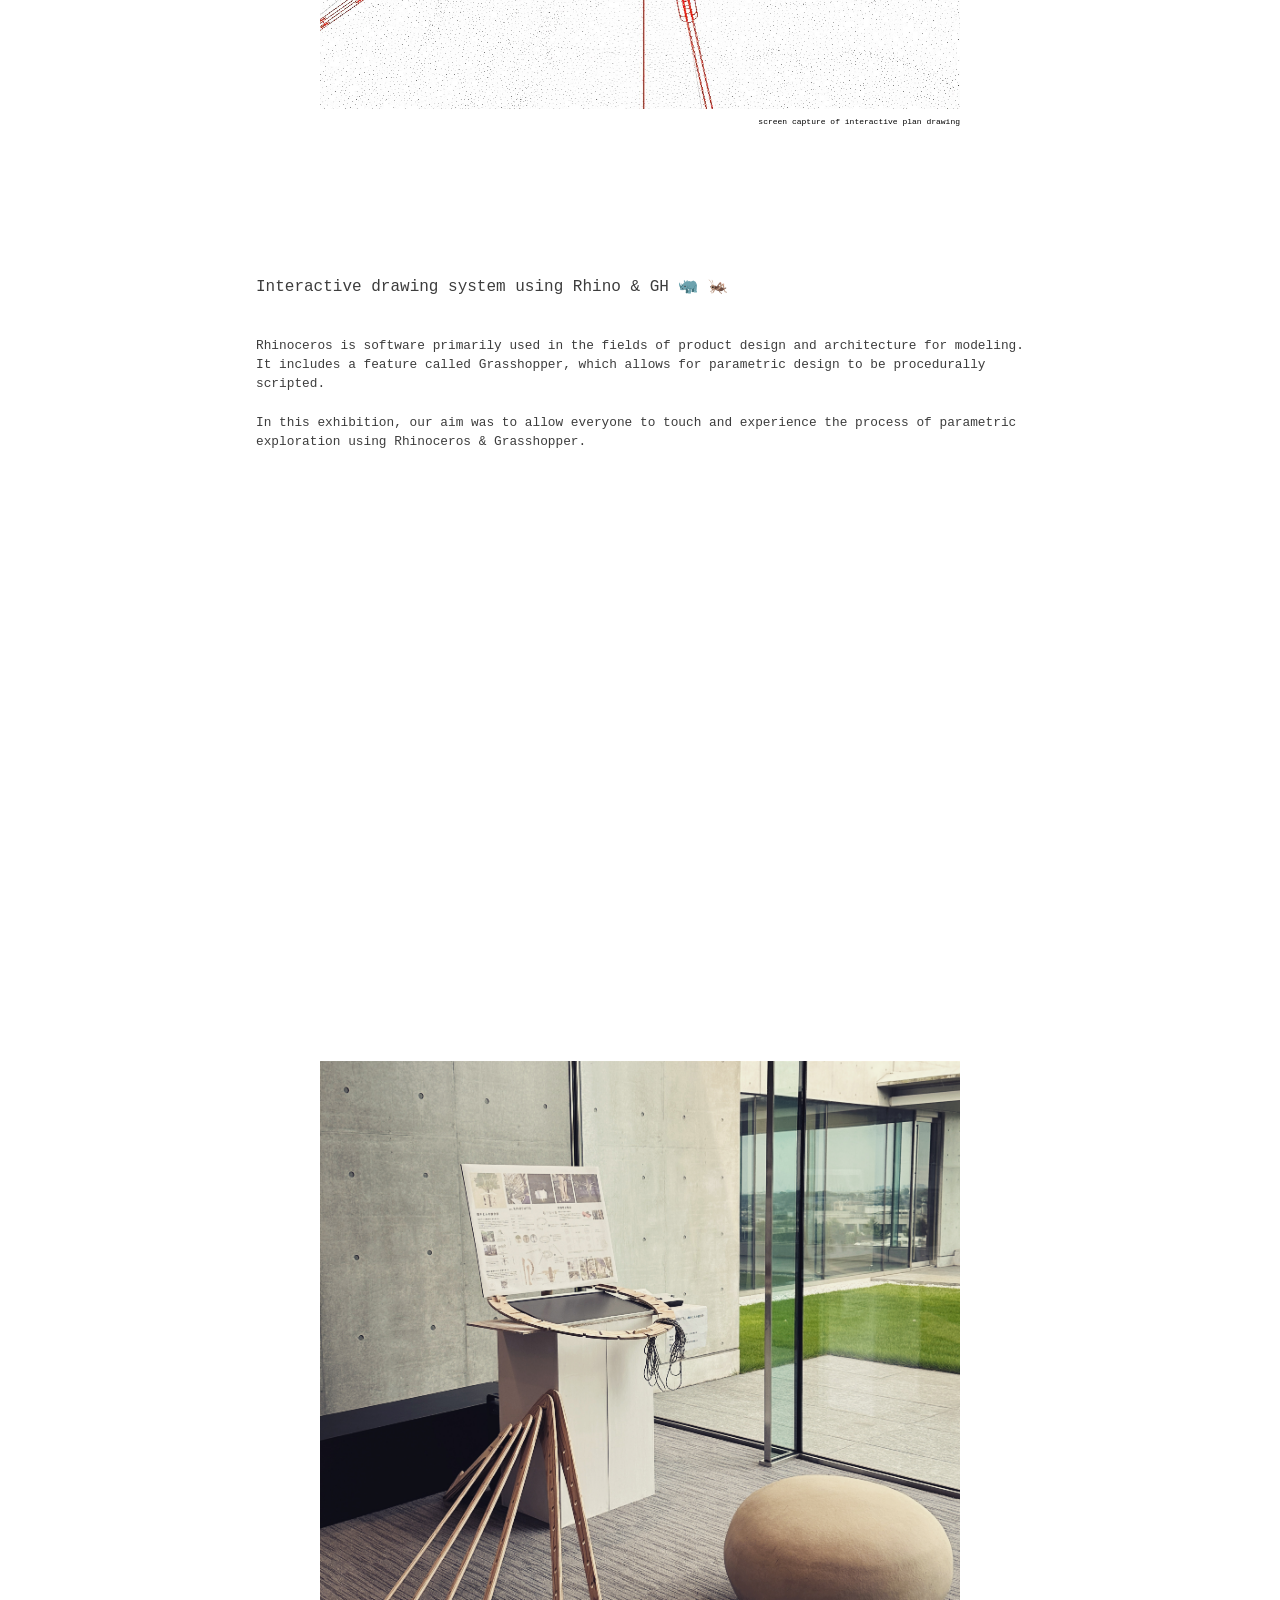
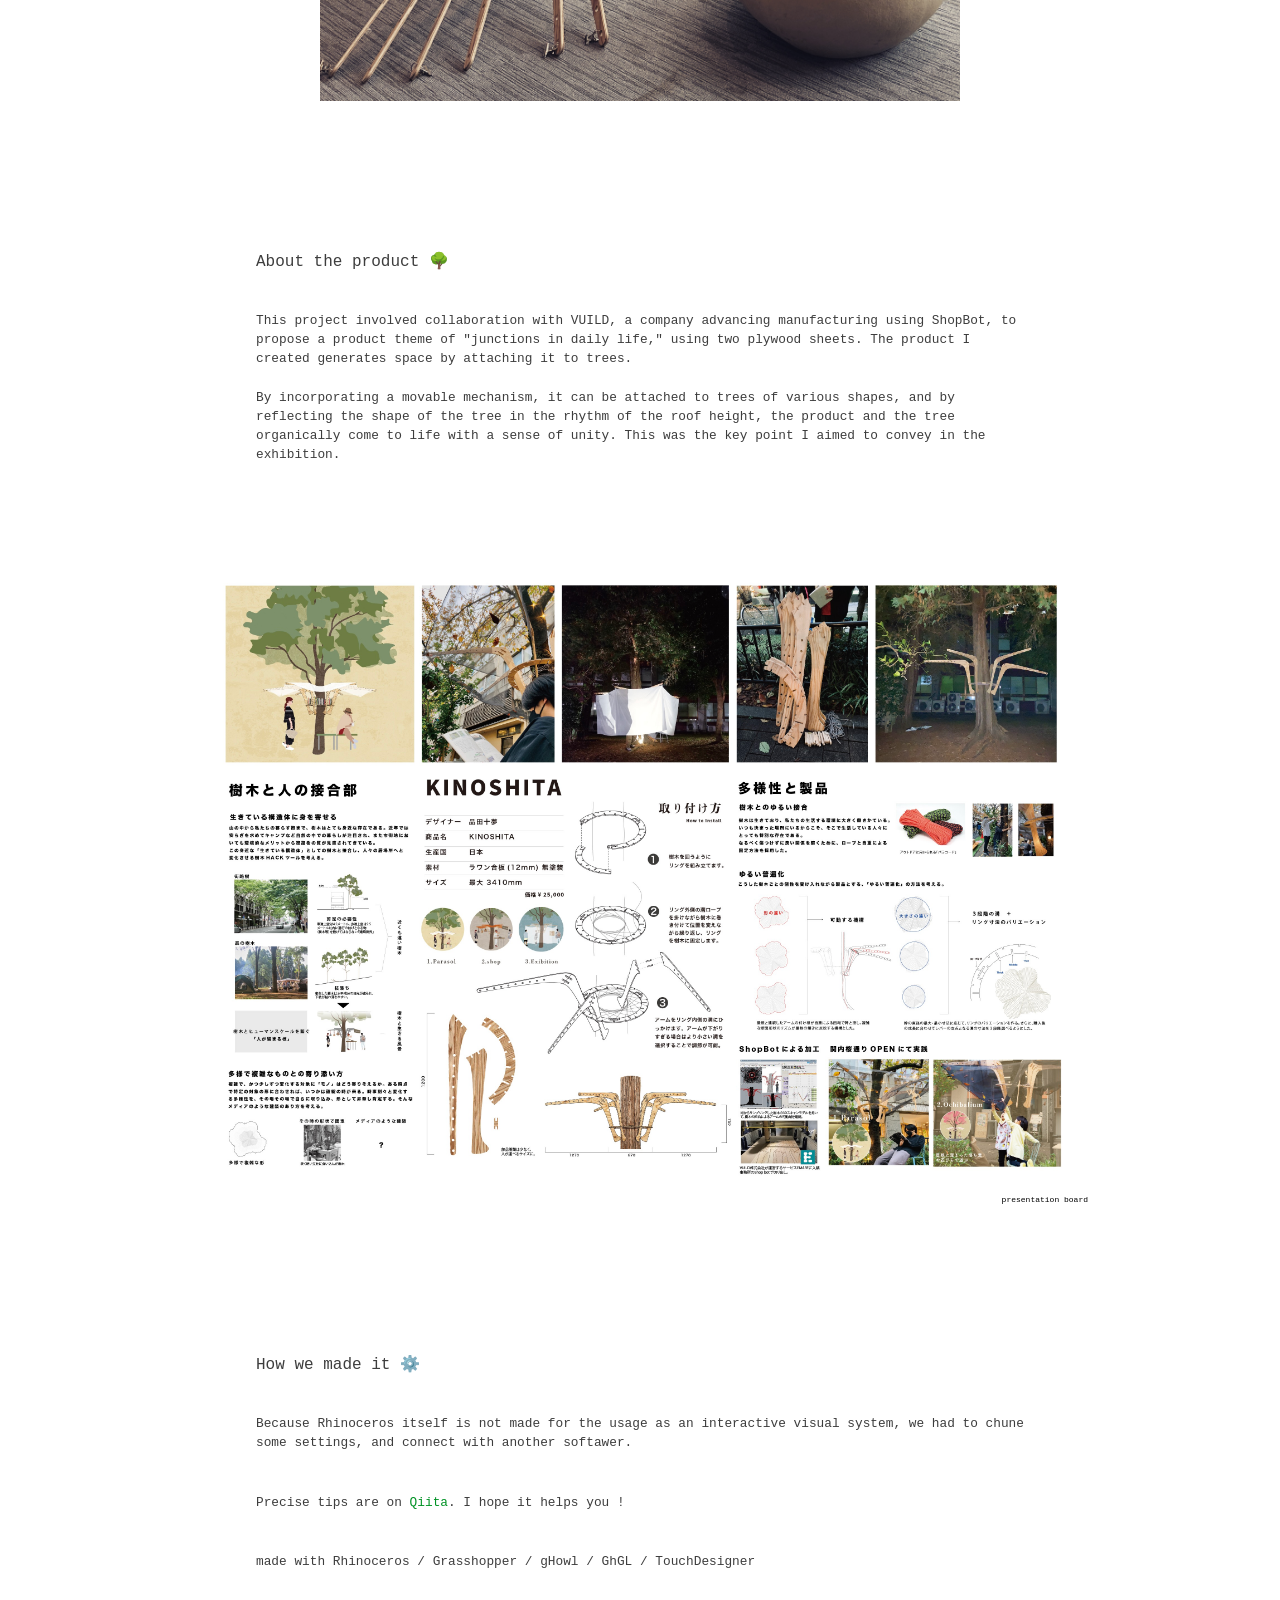
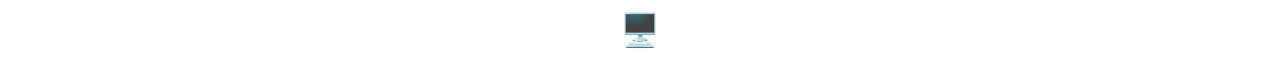
<file: works/tree_hack.html>
<!DOCTYPE html>
<html lang="en">
<head>
    <meta charset="UTF-8">
    <meta name="viewport" content="width=device-width, initial-scale=1.0">
    <link rel="stylesheet" href="../styles/style.css"></link>
    <title>tree hack</title>
</head>
<body class="bg_white align_center">
    <div class="work-container">
        <p class="work-name">Movable drawings for movable architecture</p>
        <P class="work-text">Architecture typically doesn't move. But what if there were movable architecture? Such architecture would respond to the environment, transforming itself and acting as a "medium" that reflects the environment. In that case, how should we express the quality of this architecture in drawings?</P>
        <div class="work-picture">
            <img src="../imgs/works/section.JPG">
            <p class="work-picture-caption">screen capture of interactive section drawing</p>
        </div>
        <div class="work-picture">
            <img src="../imgs/works/plan.JPG">
            <p class="work-picture-caption">screen capture of interactive plan drawing</p>
        </div>
        <p class="work-name">Interactive drawing system using Rhino & GH   🦏  🦗</p>
        <P class="work-text">
            Rhinoceros is software primarily used in the fields of product design and architecture for modeling. It includes a feature called Grasshopper, which allows for parametric design to be procedurally scripted.
            <br>
            <br>In this exhibition, our aim was to allow everyone to touch and experience the process of parametric exploration using Rhinoceros & Grasshopper.
        </P>
        <!-- <P class="work-text ja">
            Rhinocerosはプロダクトデザインや建築の分野で主にモデリングソフトとして用いられているソフトウェアです。パラメトリックデザインがプロシージャルに組めるGrasshopperという機能もあり私自身建築学科で愛用しています。
            <br><br>この展示では、そんなRhinoceros&Grasshopperでパラメトリックな検討を行う過程を、すべての人に触れてもらい、体験してもらうことを目指しました。
        </P> -->
        <iframe class="movie" src="https://player.vimeo.com/video/926832755?h=6e272f3109" frameborder="0" allow="autoplay; fullscreen" allowfullscreen></iframe>
        <div class="work-picture">
            <img src="../imgs/works/gh_exhib.JPG">
            <p class="work-picture-caption"></p>
        </div>
        <p class="work-name">About the product 🌳</p>
        <P class="work-text">
            This project involved collaboration with VUILD, a company advancing manufacturing using ShopBot, to propose a product theme of "junctions in daily life," using two plywood sheets. The product I created generates space by attaching it to trees.
            <br><br>By incorporating a movable mechanism, it can be attached to trees of various shapes, and by reflecting the shape of the tree in the rhythm of the roof height, the product and the tree organically come to life with a sense of unity. This was the key point I aimed to convey in the exhibition.
        </P>
        
        <div class="work-picture-large">
            <img src="../imgs/works/kinoshita.jpeg";>
            <p class="work-picture-caption">presentation board</p>
        </div>
        <p class="work-name">How we made it ⚙️</p>
        <p class="work-text">
            Because Rhinoceros itself is not made for the usage as an interactive visual system, we had to chune some settings, and connect with another softawer.
        </p>
        <p class="work-text">Precise tips are on<a class="qiita" href="https://qiita.com/TOM1063/items/a6a35aa83be92262778f"> Qiita</a>. I hope it helps you !</p>
        <P class="work-text">made with Rhinoceros / Grasshopper / gHowl / GhGL / TouchDesigner</P>
        <a class="home" href="../works.html">
            <p>🖥️</p>
        </a>
    </div>
</body>
</html>
</file>
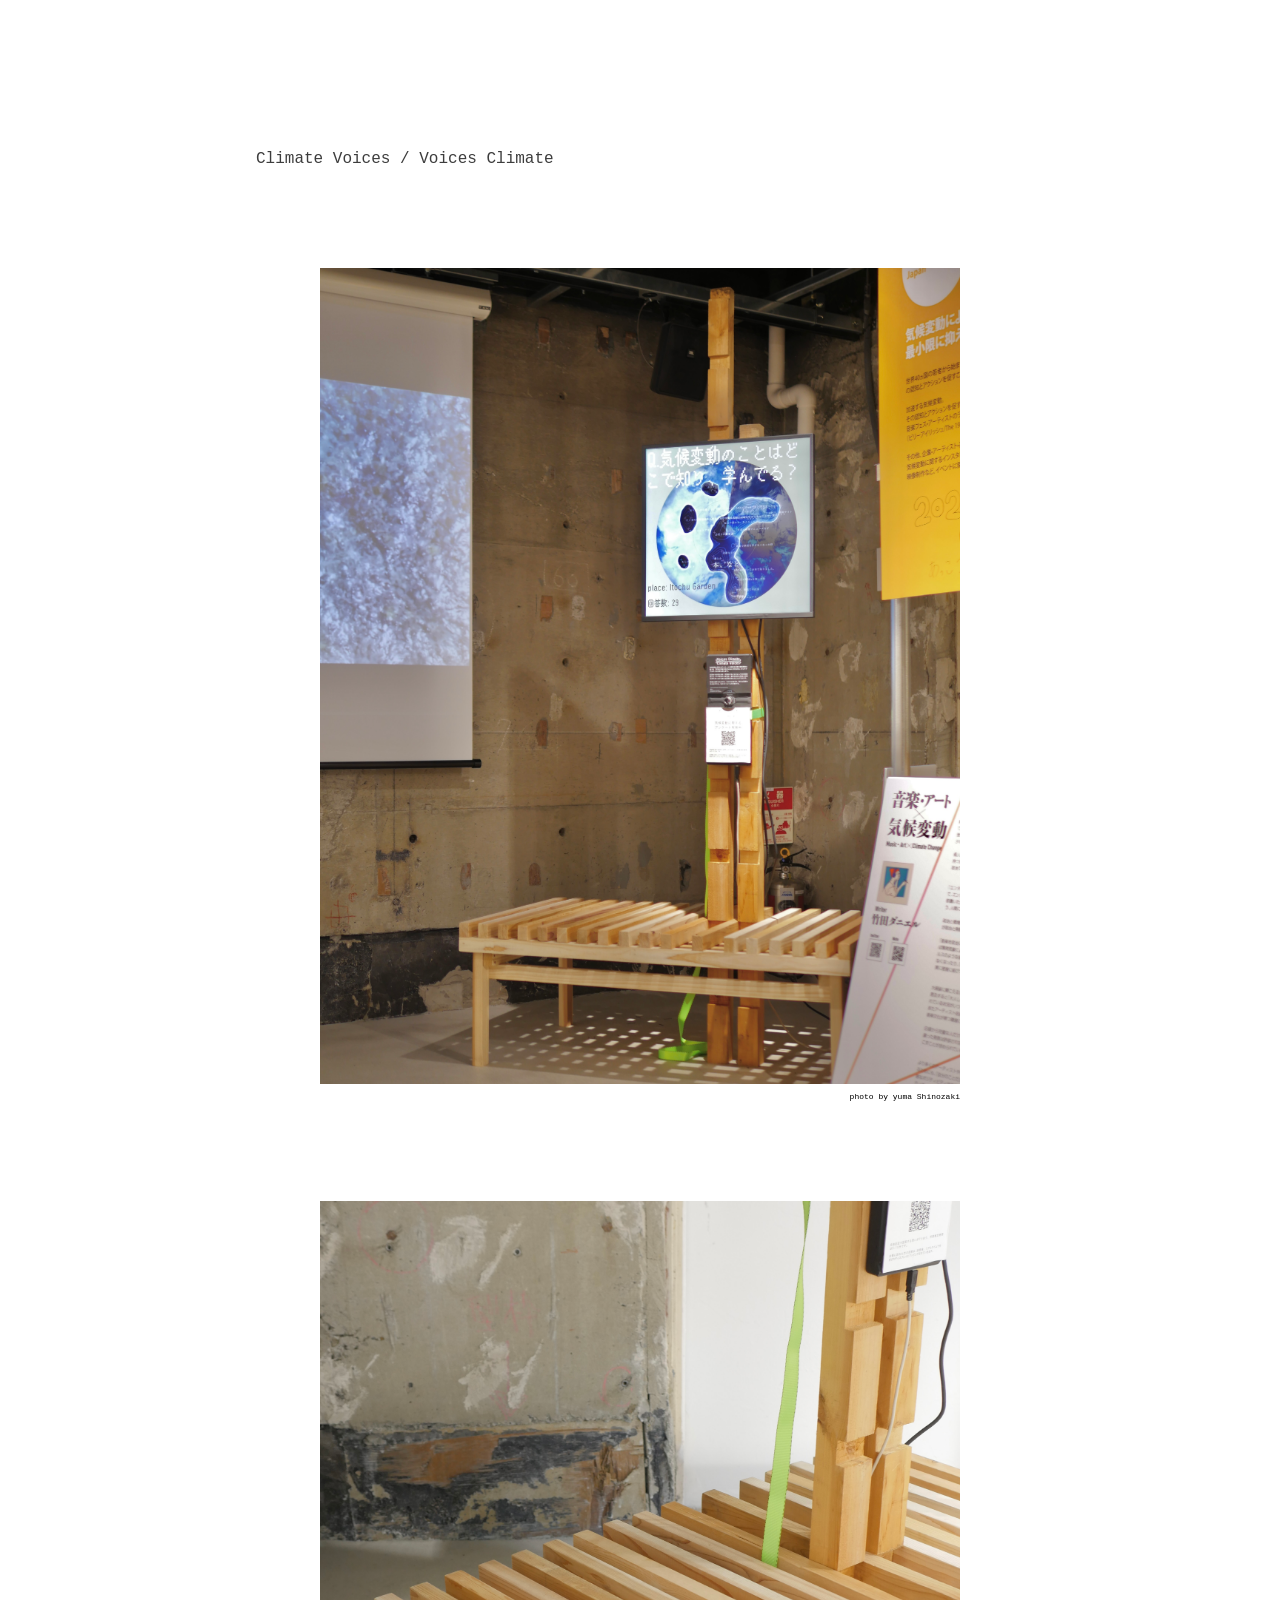
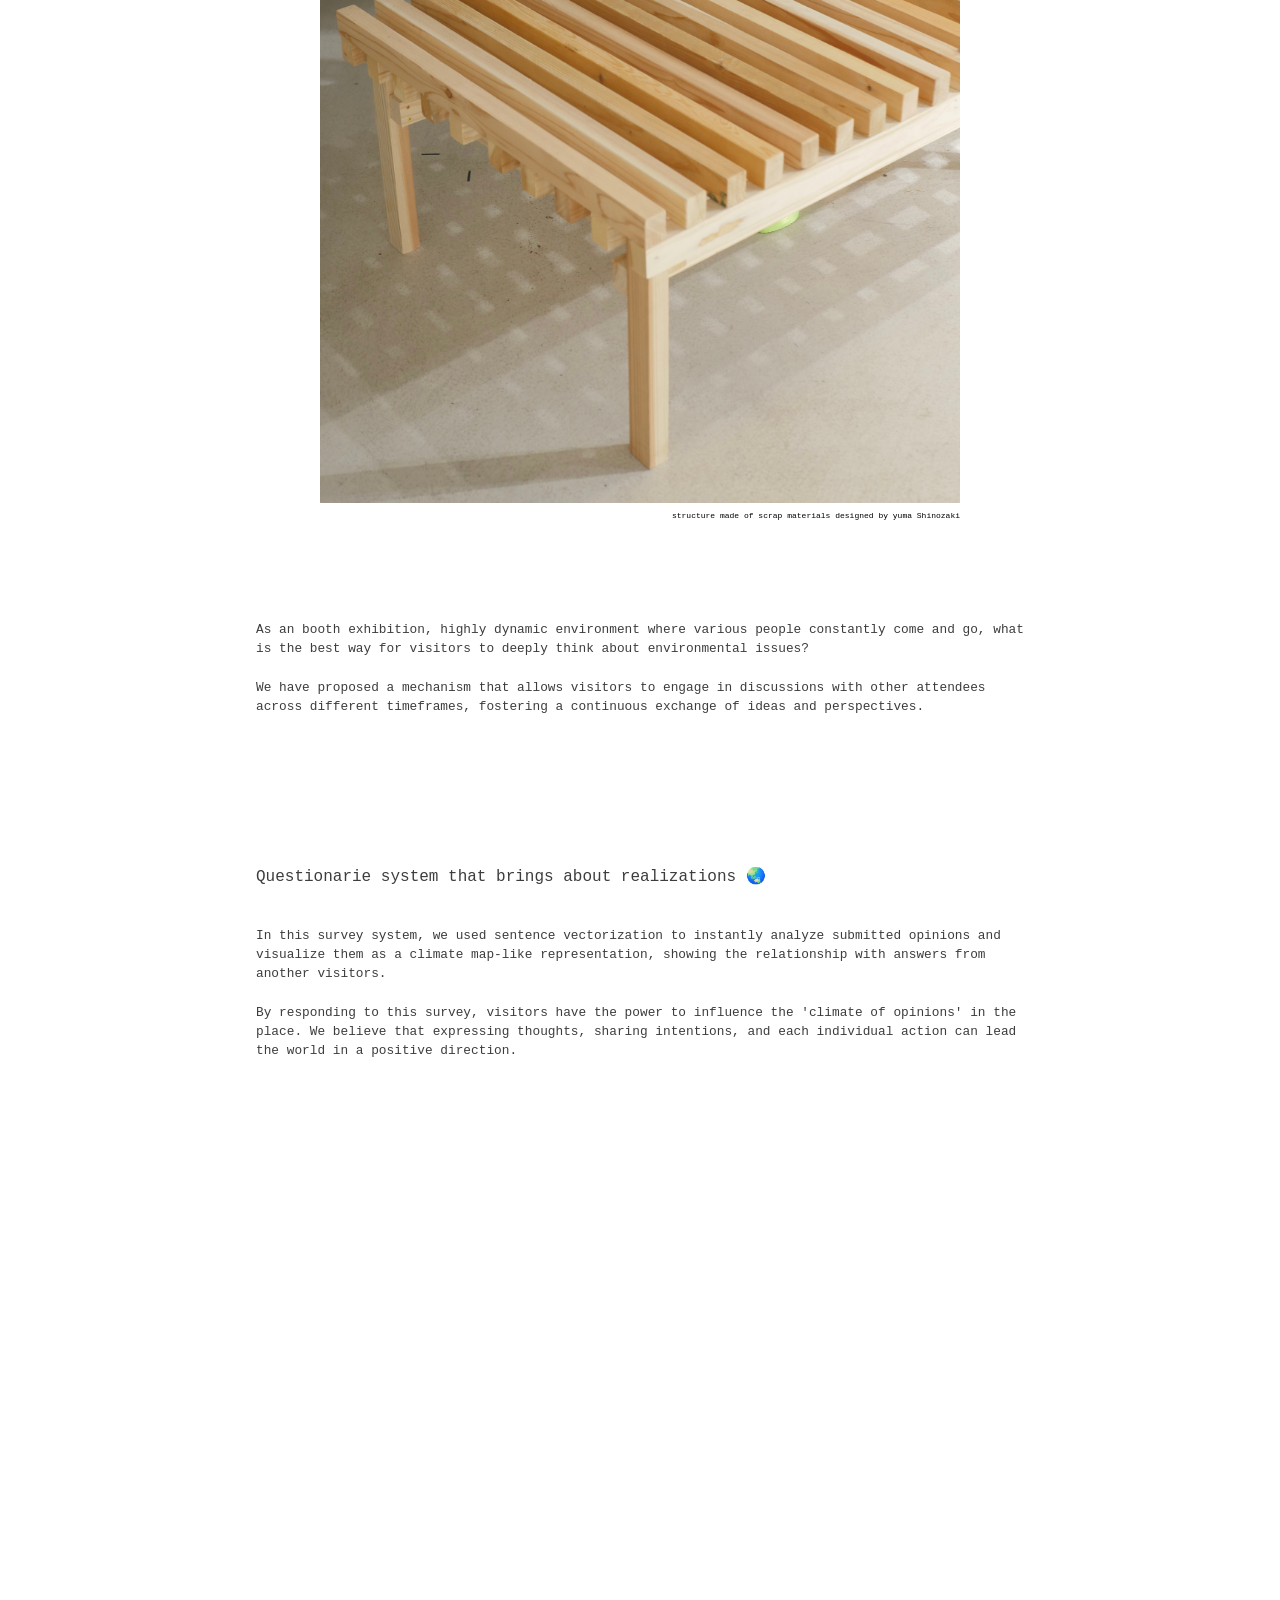
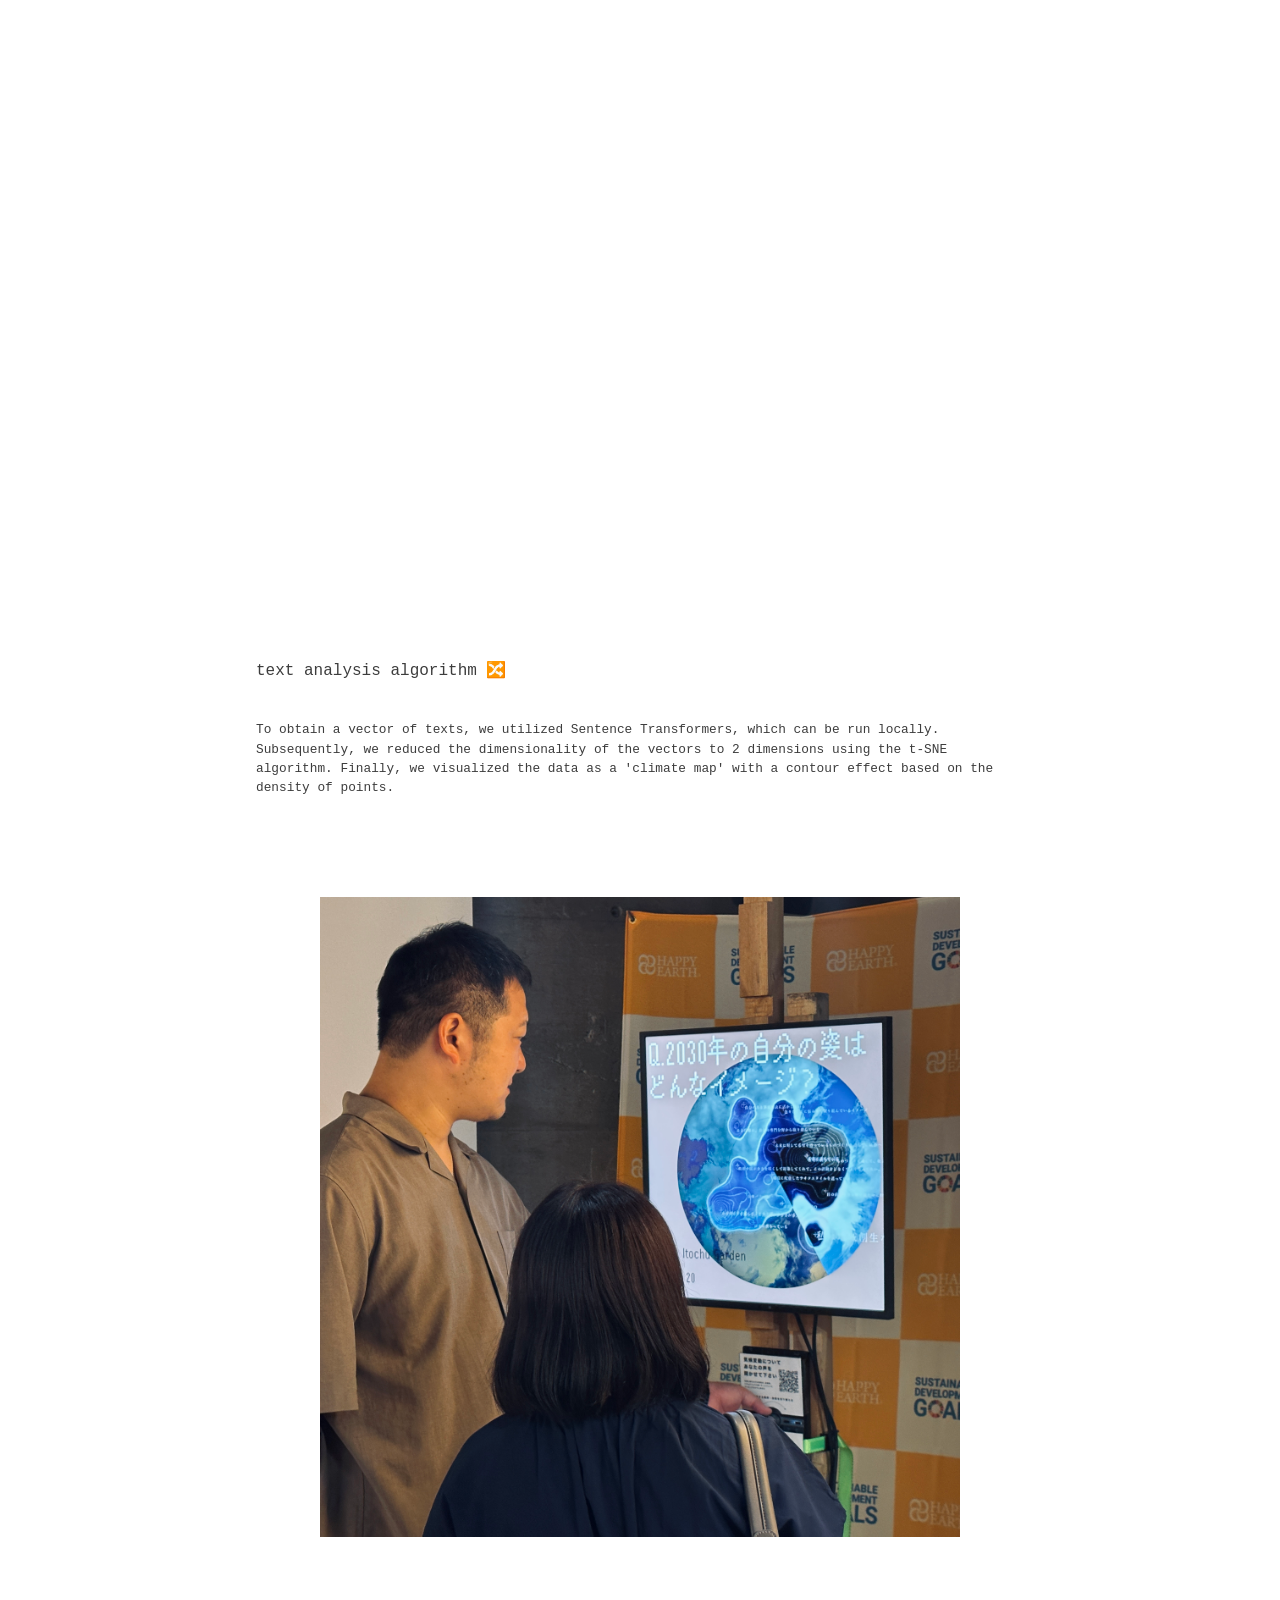
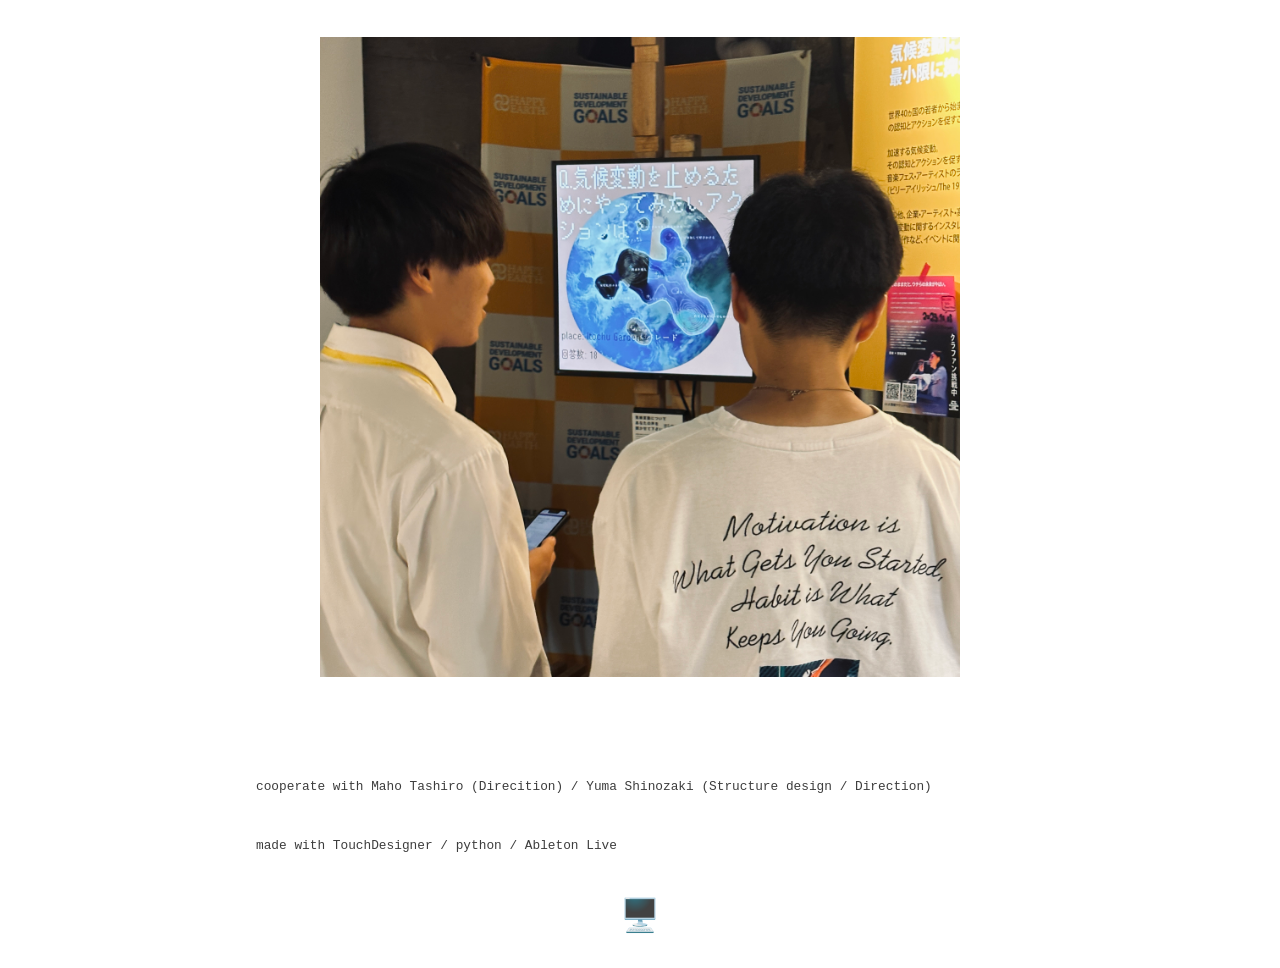
<file: works/voices_climate.html>
<!DOCTYPE html>
<html lang="en">
<head>
    <meta charset="UTF-8">
    <meta name="viewport" content="width=device-width, initial-scale=1.0">
    <link rel="stylesheet" href="../styles/style.css"></link>
    <title>climate voices</title>
</head>
<body class="bg_white align_center">
    <div class="work-container">
        <p class="work-name">Climate Voices / Voices Climate</p>
        <div class="work-picture">
            <img src="../imgs/works/cl_voice_1.jpeg">
            <p class="work-picture-caption">photo by yuma Shinozaki</p>
        </div>
        <div class="work-picture">
            <img src="../imgs/works/cl_voice_2.jpeg">
            <p class="work-picture-caption">structure made of scrap materials designed by yuma Shinozaki</p>
        </div>

        <p class="work-text">As an booth exhibition, highly dynamic environment where various people constantly come and go, what is the best way for visitors to deeply think about environmental issues?
            <br>
            <br>We have proposed a mechanism that allows visitors to engage in discussions with other attendees across different timeframes, fostering a continuous exchange of ideas and perspectives.
        </p>
        <p class="work-name">Questionarie system that brings about realizations 🌏</p>
        <P class="work-text">
            In this survey system, we used sentence vectorization to instantly analyze submitted opinions and visualize them as a climate map-like representation, showing the relationship with answers from another visitors. 
            <br>
            <br>By responding to this survey, visitors have the power to influence the 'climate of opinions' in the place. We believe that expressing thoughts, sharing intentions, and each individual action can lead the world in a positive direction.
        </P>
        <!-- <P class="work-text ja">
            Rhinocerosはプロダクトデザインや建築の分野で主にモデリングソフトとして用いられているソフトウェアです。パラメトリックデザインがプロシージャルに組めるGrasshopperという機能もあり私自身建築学科で愛用しています。
            <br><br>この展示では、そんなRhinoceros&Grasshopperでパラメトリックな検討を行う過程を、すべての人に触れてもらい、体験してもらうことを目指しました。
        </P> -->
        <!-- <iframe src="https://player.vimeo.com/video/926832755?h=6e272f3109" frameborder="0" allow="autoplay; fullscreen" allowfullscreen></iframe> -->
        <iframe class="movie" id="cl_voice-movie" src="https://player.vimeo.com/video/929272677?badge=0&amp;autopause=0&amp;player_id=0&amp;app_id=58479" width="1080" height="1920" frameborder="0" allow="autoplay; fullscreen; picture-in-picture; clipboard-write" title="climate voices / voices climate"></iframe>
        <p class="work-name">text analysis algorithm 🔀 </p>
        <P class="work-text">
            To obtain a vector of texts, we utilized Sentence Transformers, which can be run locally. Subsequently, we reduced the dimensionality of the vectors to 2 dimensions using the t-SNE algorithm. Finally, we visualized the data as a 'climate map' with a contour effect based on the density of points.
        </P>
        <div class="work-picture">
            <img src="../imgs/works/cl_voice_4.jpg">
            <!-- <p class="work-picture-caption">structure designed by yuma Shinozaki</p> -->
        </div>
        <div class="work-picture">
            <img src="../imgs/works/cl_voice_3.jpg">
            <!-- <p class="work-picture-caption">structure designed by yuma Shinozaki</p> -->
        </div>
        <P class="work-text">cooperate with Maho Tashiro (Direcition) / Yuma Shinozaki (Structure design / Direction)</P>
        <P class="work-text">made with TouchDesigner / python / Ableton Live</P>
        <a class="home" href="../works.html">
            <p>🖥️</p>
        </a>
    </div>
</body>
</html>
</file>
<file: styles/style.css>
html {
    height: 100vh;
    z-index: -100;
    background-color: rgb(0, 0, 255);
    font-family:'Courier New', Courier, monospace;
    color:rgb(255, 255, 255);
}

body {
    width:100vw;
    /* height:100vh; */
    position:absolute;
    margin:0;
}

.name_container {
    color:rgb(255, 255, 255);
    font-size:2rem;
    position:fixed;
    height:100vh;
}
.name {
    /* text-align: center; */
    letter-spacing:0.7rem;
    position:absolute;
    width: 100vw;
    font-family:'Courier New', Courier, monospace;
    /* text-shadow: 0px 0px 20px rgb(0, 0, 0); */
    text-decoration:none;
    color:white;
}

a {
    text-decoration: none;
}

#t {
    width:auto;
    margin-left: 20vw;
    margin-top: 100px;
    font-size: 10rem;
    transform: rotate(90 deg);
}
#o {
    margin-top: 50vh;
    text-align: center;
    font-size: 3rem;
}
#m {
    margin-right:30vw;
    bottom:50vh;
    text-align: right;
    transform: translate(-100px,0px);
    font-size: 5rem;

}
.icon {
    transform: translate(0,0);
    text-decoration: none;
    letter-spacing: 0.2rem;
    color:rgb(0, 0, 0);
    font-size:2rem;
    position: absolute;
    display:block;
    /* text-shadow: 0px 0px 20px rgb(0, 0, 0); */
}

.icon-img {
    position: absolute;
    /* cursor:none; */
}


.link {
    z-index:100;
    width:100%;
    height:100%;
}

#pc {
    transform:translate(10vw,calc(100vh - 300px));
    width:140px;
    /* margin-top:49vh; */
    /* bottom:200px; */
    /* margin-left: 10vw; */
    position: absolute;
}

#flower {
    font-size: 3rem;
    bottom: 0;
    margin-left: 40vw;
}

#random {
    position: absolute;
}

#index-comment {
    margin-top:50vh;
    margin-left:60vw;
    background-color: black;
    /* border-radius: 10px:; */
    color:white;
    padding-left: 2px;
    width: 30vw;
    
}



.page_title {
    width:100%;
}

.black {
    color:black;
}





/*-------------------------- bio-------------------------- */

.self_img {
    width:200px;
    height:200px;
}

.self_img img {
    width:200px;
    height:200px;
}



.title {
    letter-spacing: 1rem;
}

.contact a {
    color:white;
    border-bottom:0cap;
    text-decoration: none;
}


.home {
    font-size:2rem;
    text-decoration: none;
    text-align: center;
}


/*-------------------------- photos-------------------------- */
.bg_white {
    background-color: white;
    display: flex;
}

.align_center {
    justify-content: center;
    justify-content: center;
    display: flex;
}

.photos {
    display: box;
    justify-content: center;
    padding-top: 100px;
    width:calc(30vw + 100px);
}

.photo {
    margin-top: 150px;
    margin-bottom: 150px;
    width:calc(30vw + 100px);
    height:calc(30vw + 100px);
    display: flex;
    align-items: center;
    justify-content: center;
    position:relative;
    box-shadow: 10px 10px 30px rgb(220, 220, 220);
}

.photo img {
    width:30vw;
    height:30vw;
    position:absolute;
}

/*-------------------------- works-------------------------- */
.bg_blue {
    background-color: rgb(0, 0, 255);
    display: flex;
}

.white {
    color:white !important;
}

.works {
    /* display: box;
    justify-content: center; */
    padding-top: 100px;
    margin-left: 10vw;
    /* width:calc(30vw + 100px) */
}

.work {
    margin-top: 150px;
    margin-bottom: 150px;
    display: flex;
    /* align-items: center; */
    /* justify-content: center; */
    position:relative;
    text-decoration: none;
}

.work-img {
    /* box-shadow: 10px 10px 30px rgb(91, 91, 91); */
}


.descr {
    letter-spacing: 0.5rem;
    margin-left: 10px;
/* width:50vw; */
    padding-left: 10px;
    padding-right: 10px;
    text-decoration: none;
}

.work-title {
    font-size: 1rem;
    color:rgb(255, 255, 255);
    background-color: rgba(255, 255, 255, 0.367);
}


.work-date {
    color:white;
    letter-spacing: 0.2rem;
}

@media screen and (max-width: 768px) {
    .works {
        margin-left: 10px;
    }
    /* .work img {
        width:150px;
    } */
    .work {
        display: block;
        margin-top: 80px;
        margin-bottom: 80px;
    }
    .work-title {
        font-size:1rem;
    }
    .work-date {
        font-size:0.7rem;
    }
    
}

.work-name {
    margin:0 auto;
    margin-top:150px;
    margin-bottom:10px;
    width:60vw;
}
.work-text {
    margin:0 auto;
    margin-top:40px;
    margin-bottom:40px;
    width:60vw;
    font-size: 0.8rem;
    line-height: 1.2rem;
}

.ja {
    font-family: serif;
    letter-spacing: 0.2rem;
}

.movie {
    width:55vw;
    display: block;
    height:40vh;
    margin:0 auto;
    margin-top: 150px;
    margin-bottom: 50px;
}

.movie iframe {
    width:100%;
    display:block;
    margin:0 auto;
}

#cl_voice-movie {
    height:100vh;
}



.work-container {
    color:rgb(61, 61, 61);
}


.work-picture {
    width:50vw;
    height:auto;
    margin:0 auto;
    margin-top: 100px;
    margin-bottom: 100px;
    display: block;
    /* align-items: center;
    justify-content: center;
    position:relative; */
    /* box-shadow: 10px 10px 30px rgb(220, 220, 220); */
}
.work-picture-large {
    width:70vw;
    height:auto;
    margin:0 auto;
    margin-top: 100px;
    margin-bottom: 100px;
    display: block;
    /* align-items: center;
    justify-content: center;
    position:relative; */
    /* box-shadow: 10px 10px 30px rgb(220, 220, 220); */
}

.work-picture-caption {
    display: block;
    color:rgb(0, 0, 0);
    font-size: 0.5rem;
    text-align: right;
}

.work-picture img {
    width:50vw;
    display: block;
    margin: 0 auto;
    align-items: center;
    /* height:30vw; */
    /* position:absolute; */
}

.work-picture-large img {
    width:70vw;
    display: block;
    margin: 0 auto;
    align-items: center;
    /* height:30vw; */
    /* position:absolute; */
}


.qiita {
    color:rgb(0, 146, 37);
    font-srgb(13, 255, 0)1rem;
}

.instagram-media{
    display: block;
    margin:0 auto !important;
    width:100%;
    margin-top:50px;
}


@media screen and (max-width: 768px) {
    .work-picture {
        width:60vw;
    }
    .work-picture img {
        width:60vw;
    }
    .work-picture-large {
        width:90vw;
    }
    .work-picture-large img {
        width:90vw;
    }
    

    .work-name {
        margin:0 auto;
        margin-top:150px;
        margin-bottom:10px;
        width:80vw;
        font-size: 1rem;
    }
    .work-text {
        margin:0 auto;
        margin-top:40px;
        margin-bottom:40px;
        width:80vw;
        font-size: 0.6rem;
        line-height: 0.9rem;
        letter-spacing: 0.01rem;
    }

    .movie {
        width:100vw;
    }
    
}


/*-------------------------- random-------------------------- */

#saying {
    width:100%;
    text-align: center;
    margin-top:45vh;
}

.fixed_page {
    width:100vw;
    height:100vh;
}
.footer {
    width:100%;
    position:absolute;
    bottom:40vh;
}
</file>
<file: styles/shop.css>
.shop-title {
    font-size:6rem;
    color:rgb(51, 0, 255);
    position:fixed;
}


.shop-comingsoon {
    color:black;
    text-align: center;
    margin:0 auto;
}



.products {
    display: box;
    justify-content: center;
    margin:0 auto;
    padding-top: 100px;
    width:calc(30vw + 100px);
    height:auto;
}

.product-container {
    margin-top: 150px;
    margin-bottom: 150px;
    width:calc(30vw + 100px);
    height:calc(30vw + 100px);
    display: flex;
    align-items: center;
    justify-content: center;
    position:relative;
    box-shadow: 10px 10px 30px rgb(220, 220, 220);

}



.product-container img {
    width:30vw;
    height:30vw;
    position:absolute;
}

.product-container p {
    z-index: 100;
    text-align: center;
    width:100%;
    font-size: 20rem;

}


@media screen and (max-width: 768px) {
    .product-container p {
        font-size: 10rem;
    }

    .shop-title {
        font-size:4rem;
    }
}
</file>
